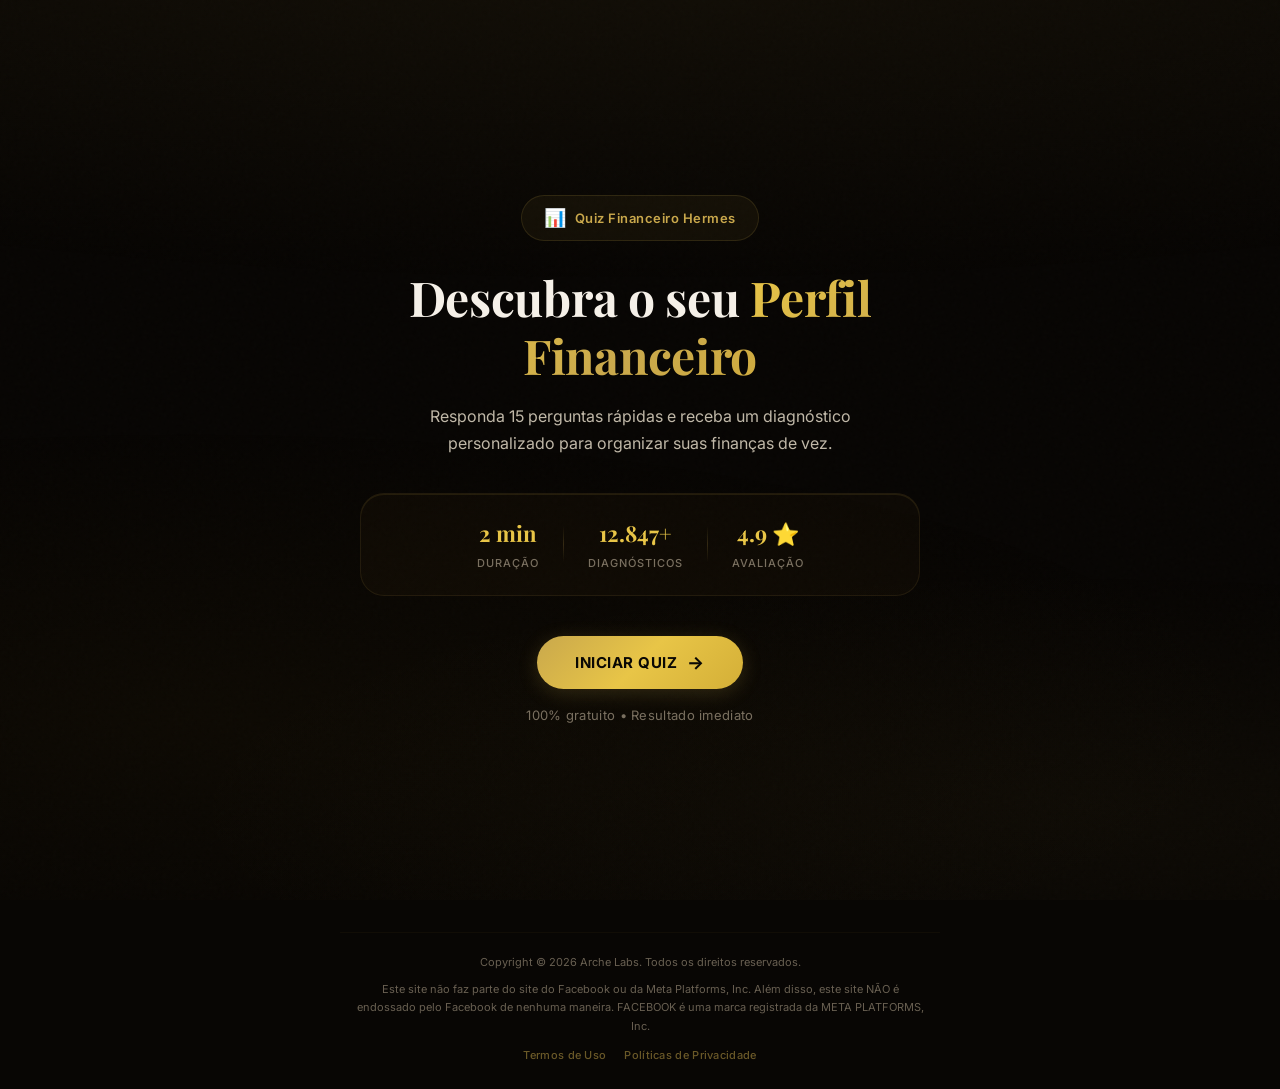
<file: index.html>
<!DOCTYPE html>
<html lang="pt-BR">
<head>
  <meta charset="UTF-8" />
  <meta name="viewport" content="width=device-width, initial-scale=1.0" />
  <link rel="icon" type="image/png" href="assets/logo.png" />

  <!-- Google Tag Manager -->
  <script>(function(w,d,s,l,i){w[l]=w[l]||[];w[l].push({'gtm.start':
  new Date().getTime(),event:'gtm.js'});var f=d.getElementsByTagName(s)[0],
  j=d.createElement(s),dl=l!='dataLayer'?'&l='+l:'';j.async=true;j.src=
  'https://www.googletagmanager.com/gtm.js?id='+i+dl;f.parentNode.insertBefore(j,f);
  })(window,document,'script','dataLayer','GTM-PSTTCPB2');</script>
  <!-- End Google Tag Manager -->

  <title>Quiz Financeiro — Descubra seu perfil e organize suas finanças</title>
  <meta name="description" content="Responda 15 perguntas rápidas, descubra seu perfil financeiro e receba um diagnóstico personalizado para organizar seus gastos." />

  <!-- Open Graph / SEO — Quiz -->
  <meta property="og:type" content="website" />
  <meta property="og:title" content="Quiz Financeiro — Descubra Seu Perfil e Organize Suas Finanças" />
  <meta property="og:description" content="Responda 15 perguntas rápidas, descubra seu perfil financeiro e receba um diagnóstico personalizado com a ferramenta ideal para você." />
  <meta property="og:url" content="https://wallet.archelabs.vip/" />
  <meta property="og:image" content="https://wallet.archelabs.vip/assets/og-quiz-financeiro.jpg" />

  <!-- Design System -->
  <link rel="stylesheet" href="style.css" />

  <!-- Google Fonts — Inter -->
  <link rel="preconnect" href="https://fonts.googleapis.com" />
  <link rel="preconnect" href="https://fonts.gstatic.com" crossorigin />
  <link href="https://fonts.googleapis.com/css2?family=Inter:wght@400;500;600;700;800&family=Playfair+Display:wght@400;500;600;700;800&display=swap" rel="stylesheet" />


</head>
<body class="bg-gray-950 text-white">
  <!-- Google Tag Manager (noscript) -->
  <noscript><iframe src="https://www.googletagmanager.com/ns.html?id=GTM-PSTTCPB2"
  height="0" width="0" style="display:none;visibility:hidden"></iframe></noscript>
  <!-- End Google Tag Manager (noscript) -->

  <!-- Container where screens are injected dynamically -->
  <div id="quiz-root"></div>

  <!-- Rodapé de Compliance — Anti-Bloqueio Meta Ads -->
  <footer class="compliance-footer">
    <p>Copyright &copy; 2026 Arche Labs. Todos os direitos reservados.</p>
    <p>
      Este site não faz parte do site do Facebook ou da Meta Platforms, Inc.
      Além disso, este site NÃO é endossado pelo Facebook de nenhuma maneira.
      FACEBOOK é uma marca registrada da META PLATFORMS, Inc.
    </p>
    <div class="compliance-links">
      <a href="#" onclick="openComplianceModal('termos'); return false;">Termos de Uso</a>
      <a href="#" onclick="openComplianceModal('privacidade'); return false;">Políticas de Privacidade</a>
    </div>
  </footer>

  <script src="script.js"></script>
</body>
</html>
</file>
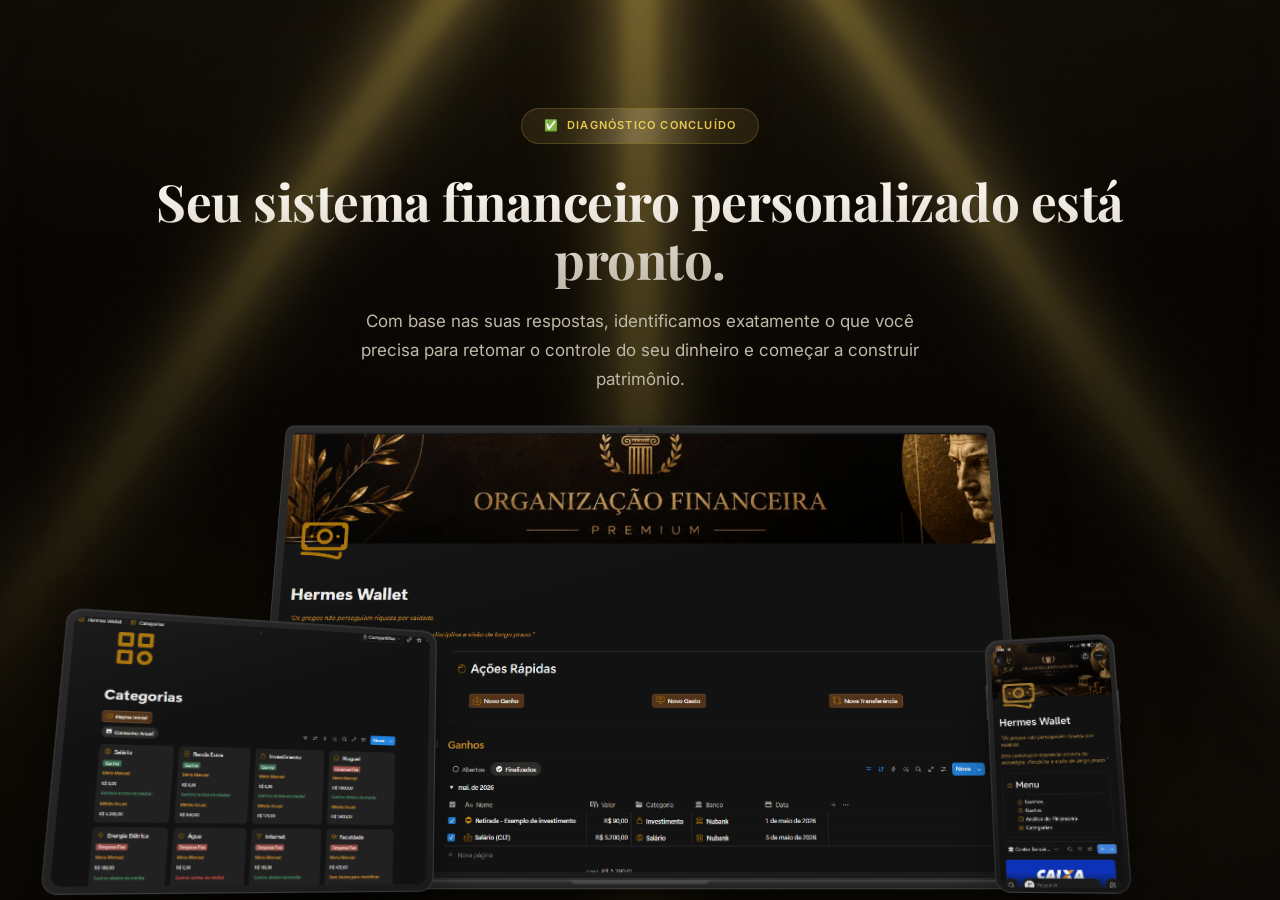
<file: oferta.html>
<!DOCTYPE html>
<html lang="pt-BR">

<head>
  <meta charset="UTF-8" />
  <meta name="viewport" content="width=device-width, initial-scale=1.0" />
  <link rel="icon" type="image/png" href="assets/logo.png" />

  <!-- Google Tag Manager -->
  <script>(function(w,d,s,l,i){w[l]=w[l]||[];w[l].push({'gtm.start':
  new Date().getTime(),event:'gtm.js'});var f=d.getElementsByTagName(s)[0],
  j=d.createElement(s),dl=l!='dataLayer'?'&l='+l:'';j.async=true;j.src=
  'https://www.googletagmanager.com/gtm.js?id='+i+dl;f.parentNode.insertBefore(j,f);
  })(window,document,'script','dataLayer','GTM-PSTTCPB2');</script>
  <!-- End Google Tag Manager -->

  <title>Hermes Wallet — Oferta Exclusiva</title>
  <meta name="description"
    content="Organize suas finanças em 15 minutos com o Hermes Wallet. Dashboard inteligente, alertas automáticos e metas visuais para retomar o controle do seu dinheiro." />

  <!-- Open Graph / Meta Ads -->
  <meta property="og:type" content="website" />
  <meta property="og:title" content="Hermes Wallet — O Sistema Financeiro que Vai Mudar Sua Relação com o Dinheiro" />
  <meta property="og:description"
    content="Mais de 12 mil brasileiros já retomaram o controle financeiro. Dashboard completo, alertas inteligentes e metas visuais — tudo em um só lugar. Comece agora." />
  <meta property="og:url" content="https://wallet.archelabs.vip/oferta.html" />
  <meta property="og:image" content="https://wallet.archelabs.vip/assets/og-hermes-wallet.jpg" />

  <!-- Design System -->
  <link rel="stylesheet" href="style.css" />

  <!-- Google Fonts — Inter -->
  <link rel="preconnect" href="https://fonts.googleapis.com" />
  <link rel="preconnect" href="https://fonts.gstatic.com" crossorigin />
  <link href="https://fonts.googleapis.com/css2?family=Inter:wght@400;500;600;700;800&family=Playfair+Display:wght@400;500;600;700;800&display=swap" rel="stylesheet" />


</head>

<body class="bg-gray-950 text-white">
  <!-- Google Tag Manager (noscript) -->
  <noscript><iframe src="https://www.googletagmanager.com/ns.html?id=GTM-PSTTCPB2"
  height="0" width="0" style="display:none;visibility:hidden"></iframe></noscript>
  <!-- End Google Tag Manager (noscript) -->

  <!-- Container where screens are injected dynamically -->
  <div id="quiz-root"></div>

  <!-- Rodapé de Compliance — Anti-Bloqueio Meta Ads -->
  <footer class="compliance-footer">
    <p>Copyright &copy; 2026 Arche Labs. Todos os direitos reservados.</p>
    <p>
      Este site não faz parte do site do Facebook ou da Meta Platforms, Inc.
      Além disso, este site NÃO é endossado pelo Facebook de nenhuma maneira.
      FACEBOOK é uma marca registrada da META PLATFORMS, Inc.
    </p>
    <div class="compliance-links">
      <a href="#" onclick="openComplianceModal('termos'); return false;">Termos de Uso</a>
      <a href="#" onclick="openComplianceModal('privacidade'); return false;">Políticas de Privacidade</a>
    </div>
  </footer>

  <script src="script.js"></script>
</body>

</html>
</file>
<file: style.css>
/* ============================================
   DESIGN SYSTEM — Quiz Financeiro
   Premium Black & Gold Luxury Theme
   Inspired by Atlas Finance aesthetic
   ============================================ */

/* ---------- CSS Custom Properties ---------- */
:root {
    /* Core Colors */
    --bg-primary: #080604;
    --bg-secondary: #0c0a08;
    --bg-card: rgba(20, 17, 12, 0.8);
    --bg-card-hover: rgba(32, 27, 18, 0.9);
    --bg-glass: rgba(201, 168, 76, 0.04);
    --border-subtle: rgba(201, 168, 76, 0.12);
    --border-active: rgba(212, 175, 55, 0.5);

    /* Gold Palette */
    --gold-50: #fdf8e8;
    --gold-100: #f5e6b8;
    --gold-200: #e8c547;
    --gold-300: #d4af37;
    --gold-400: #c9a84c;
    --gold-500: #b8941f;
    --gold-600: #8b6914;
    --gold-700: #6b4f0e;

    /* Text */
    --text-primary: #f5f0e8;
    --text-secondary: #c0b8a8;
    --text-muted: #7a7060;

    /* Accent mapping */
    --accent-1: #c9a84c;
    --accent-2: #d4af37;
    --accent-3: #e8c547;
    --gradient-main: linear-gradient(135deg, #c9a84c 0%, #e8c547 50%, #d4af37 100%);
    --gradient-premium: linear-gradient(135deg, #d4af37, #8b6914);
    --gradient-gold-text: linear-gradient(135deg, #e8c547, #c9a84c, #d4af37, #e8c547);
    --gradient-glow: linear-gradient(135deg, #c9a84c 0%, #d4af37 50%, #e8c547 100%);

    /* Shadows */
    --shadow-sm: 0 2px 8px rgba(0, 0, 0, 0.5);
    --shadow-md: 0 8px 32px rgba(0, 0, 0, 0.6);
    --shadow-lg: 0 16px 48px rgba(0, 0, 0, 0.7);
    --shadow-glow: 0 0 25px rgba(201, 168, 76, 0.1);
    --shadow-glow-strong: 0 0 50px rgba(201, 168, 76, 0.18);
    --shadow-gold-inset: inset 0 1px 0 rgba(232, 197, 71, 0.1);

    /* Typography */
    --font-primary: 'Inter', -apple-system, BlinkMacSystemFont, sans-serif;
    --font-display: 'Playfair Display', 'Georgia', serif;

    /* Spacing */
    --container-max: 800px;
    --container-wide: 1200px;
    --radius-sm: 12px;
    --radius-md: 16px;
    --radius-lg: 24px;
    --radius-xl: 32px;

    /* Transitions */
    --ease-out: cubic-bezier(0.22, 1, 0.36, 1);
    --ease-bounce: cubic-bezier(0.34, 1.56, 0.64, 1);
    --ease-luxury: cubic-bezier(0.4, 0, 0.2, 1);
    --transition-fast: 0.2s var(--ease-out);
    --transition-normal: 0.4s var(--ease-luxury);
    --transition-slow: 0.6s var(--ease-luxury);
}

/* ---------- Reset & Base ---------- */
*,
*::before,
*::after {
    margin: 0;
    padding: 0;
    box-sizing: border-box;
}

html {
    scroll-behavior: smooth;
    -webkit-font-smoothing: antialiased;
    -moz-osx-font-smoothing: grayscale;
}

body {
    font-family: var(--font-primary);
    background: var(--bg-primary);
    color: var(--text-primary);
    min-height: 100vh;
    overflow-x: hidden;
    line-height: 1.6;
    position: relative;
}

/* ---------- Ambient Light & Texture ---------- */
body::before {
    content: '';
    position: fixed;
    inset: 0;
    background:
        radial-gradient(ellipse 180% 60% at 50% -10%, rgba(201, 168, 76, 0.07) 0%, transparent 70%),
        radial-gradient(ellipse 140% 55% at 15% 80%, rgba(139, 105, 20, 0.05) 0%, transparent 60%),
        radial-gradient(ellipse 120% 45% at 85% 90%, rgba(201, 168, 76, 0.04) 0%, transparent 60%);
    pointer-events: none;
    z-index: 0;
}

body::after {
    content: '';
    position: fixed;
    inset: 0;
    background: url("data:image/svg+xml,%3Csvg viewBox='0 0 256 256' xmlns='http://www.w3.org/2000/svg'%3E%3Cfilter id='noise'%3E%3CfeTurbulence type='fractalNoise' baseFrequency='0.9' numOctaves='4' stitchTiles='stitch'/%3E%3C/filter%3E%3Crect width='100%25' height='100%25' filter='url(%23noise)' opacity='0.015'/%3E%3C/svg%3E");
    pointer-events: none;
    z-index: 0;
    opacity: 0.5;
}

button {
    font-family: inherit;
    cursor: pointer;
    border: none;
    outline: none;
    background: none;
    color: inherit;
    -webkit-tap-highlight-color: transparent;
}

/* ---------- Background Particles ---------- */
.bg-particles {
    position: fixed;
    inset: 0;
    pointer-events: none;
    z-index: 0;
    overflow: hidden;
}

.particle {
    position: absolute;
    border-radius: 50%;
    opacity: 0.08;
    background: var(--gold-300);
    animation: particleFloat linear infinite;
}

@keyframes particleFloat {
    0% {
        transform: translateY(100vh) rotate(0deg);
        opacity: 0;
    }

    10% {
        opacity: 0.08;
    }

    90% {
        opacity: 0.08;
    }

    100% {
        transform: translateY(-10vh) rotate(360deg);
        opacity: 0;
    }
}

/* ---------- Progress Bar ---------- */
.progress-container {
    position: fixed;
    top: 0;
    left: 0;
    right: 0;
    height: 3px;
    background: rgba(201, 168, 76, 0.08);
    z-index: 1000;
    display: flex;
    align-items: center;
}

.progress-bar {
    height: 100%;
    background: var(--gradient-main);
    border-radius: 0 4px 4px 0;
    transition: width 0.6s var(--ease-luxury);
    width: 0%;
    position: relative;
    box-shadow: 0 0 20px rgba(201, 168, 76, 0.35);
}

.progress-bar::after {
    content: '';
    position: absolute;
    right: 0;
    top: -4px;
    width: 10px;
    height: 10px;
    background: var(--gold-200);
    border-radius: 50%;
    box-shadow: 0 0 16px var(--gold-300), 0 0 4px var(--gold-200);
}

.progress-text {
    position: fixed;
    top: 12px;
    right: 20px;
    font-size: 11px;
    font-weight: 600;
    color: var(--gold-400);
    z-index: 1001;
    letter-spacing: 1.5px;
    text-transform: uppercase;
}

/* ---------- Quiz Wrapper ---------- */
.quiz-wrapper {
    position: relative;
    z-index: 1;
    width: 100%;
    min-height: 100vh;
    overflow-x: hidden;
}

/* ---------- Steps (Transitions) ---------- */
.step {
    display: none;
    min-height: 100vh;
    width: 100%;
    padding: 60px 20px 40px;
    overflow-y: auto;
}

.step.active {
    display: flex;
    align-items: center;
    justify-content: center;
    animation: stepEnter 0.7s var(--ease-luxury) forwards;
}

.step.exiting {
    display: flex;
    animation: stepExit 0.4s var(--ease-luxury) forwards;
}

@keyframes stepEnter {
    from {
        opacity: 0;
        transform: translateY(30px) scale(0.98);
        filter: blur(4px);
    }

    to {
        opacity: 1;
        transform: translateY(0) scale(1);
        filter: blur(0);
    }
}

@keyframes stepExit {
    from {
        opacity: 1;
        transform: translateY(0) scale(1);
    }

    to {
        opacity: 0;
        transform: translateY(-20px) scale(0.98);
    }
}

.step-content {
    width: 100%;
    max-width: var(--container-max);
    margin: 0 auto;
}

/* ---------- Step Header ---------- */
.step-header {
    text-align: center;
    margin-bottom: 40px;
}

.step-number {
    display: inline-block;
    font-size: 11px;
    font-weight: 600;
    color: var(--gold-400);
    background: rgba(201, 168, 76, 0.08);
    border: 1px solid rgba(201, 168, 76, 0.15);
    padding: 6px 18px;
    border-radius: 100px;
    margin-bottom: 20px;
    letter-spacing: 2px;
    text-transform: uppercase;
}

.step-title {
    font-family: var(--font-display);
    font-size: clamp(1.5rem, 5vw, 2.1rem);
    font-weight: 700;
    line-height: 1.35;
    margin-bottom: 10px;
    color: var(--text-primary);
}

.step-subtitle {
    font-size: 15px;
    color: var(--text-secondary);
    line-height: 1.7;
}

/* ---------- Gradient Text ---------- */
.gradient-text {
    background: var(--gradient-gold-text);
    background-size: 200% auto;
    -webkit-background-clip: text;
    -webkit-text-fill-color: transparent;
    background-clip: text;
    animation: shimmerText 4s ease-in-out infinite;
}

@keyframes shimmerText {

    0%,
    100% {
        background-position: 0% center;
    }

    50% {
        background-position: 200% center;
    }
}

/* ============================================
   WELCOME SCREEN
   ============================================ */
.welcome-screen {
    text-align: center;
    max-width: 560px;
}

.welcome-badge {
    display: inline-flex;
    align-items: center;
    gap: 8px;
    background: rgba(201, 168, 76, 0.06);
    border: 1px solid rgba(201, 168, 76, 0.15);
    padding: 8px 22px;
    border-radius: 100px;
    font-size: 13px;
    font-weight: 600;
    color: var(--gold-400);
    margin-bottom: 28px;
    letter-spacing: 0.5px;
}

.badge-icon {
    font-size: 18px;
}

.welcome-title {
    font-family: var(--font-display);
    font-size: clamp(2rem, 6vw, 3rem);
    font-weight: 700;
    line-height: 1.2;
    margin-bottom: 18px;
    letter-spacing: -0.3px;
}

.welcome-subtitle {
    font-size: 16px;
    color: var(--text-secondary);
    line-height: 1.7;
    margin-bottom: 36px;
    max-width: 440px;
    margin-left: auto;
    margin-right: auto;
}

.welcome-stats {
    display: flex;
    align-items: center;
    justify-content: center;
    gap: 24px;
    margin-bottom: 40px;
    background: rgba(201, 168, 76, 0.03);
    border: 1px solid rgba(201, 168, 76, 0.1);
    border-radius: var(--radius-lg);
    padding: 22px 28px;
    backdrop-filter: blur(12px);
    box-shadow: var(--shadow-gold-inset);
}

.stat-item {
    display: flex;
    flex-direction: column;
    gap: 4px;
}

.stat-number {
    font-family: var(--font-display);
    font-size: 22px;
    font-weight: 700;
    color: var(--gold-200);
}

.stat-label {
    font-size: 11px;
    color: var(--text-muted);
    font-weight: 500;
    text-transform: uppercase;
    letter-spacing: 1px;
}

.stat-divider {
    width: 1px;
    height: 36px;
    background: linear-gradient(to bottom, transparent, rgba(201, 168, 76, 0.2), transparent);
}

.welcome-disclaimer {
    font-size: 13px;
    color: var(--text-muted);
    margin-top: 16px;
    letter-spacing: 0.3px;
}

/* ============================================
   BUTTONS
   ============================================ */

/* Primary CTA */
.btn-primary {
    display: inline-flex;
    align-items: center;
    justify-content: center;
    gap: 10px;
    background: var(--gradient-main);
    color: #0a0804;
    font-size: 15px;
    font-weight: 700;
    padding: 16px 38px;
    border-radius: 100px;
    transition: all var(--transition-normal);
    position: relative;
    overflow: hidden;
    letter-spacing: 0.5px;
    text-transform: uppercase;
    box-shadow: 0 4px 20px rgba(201, 168, 76, 0.2);
}

.btn-primary::before {
    content: '';
    position: absolute;
    top: 0;
    left: -100%;
    width: 100%;
    height: 100%;
    background: linear-gradient(90deg, transparent, rgba(255, 255, 255, 0.25), transparent);
    transition: left 0.6s var(--ease-luxury);
}

.btn-primary:hover {
    transform: translateY(-2px) scale(1.02);
    box-shadow: 0 8px 30px rgba(201, 168, 76, 0.3);
}

.btn-primary:hover::before {
    left: 100%;
}

.btn-primary:active {
    transform: scale(0.98);
}

.btn-arrow {
    transition: transform var(--transition-fast);
    font-size: 18px;
}

.btn-primary:hover .btn-arrow {
    transform: translateX(4px);
}

/* Glow effect */
.btn-glow {
    animation: btnGlow 3s ease-in-out infinite;
}

@keyframes btnGlow {

    0%,
    100% {
        box-shadow: 0 4px 20px rgba(201, 168, 76, 0.2);
    }

    50% {
        box-shadow: 0 4px 40px rgba(201, 168, 76, 0.35);
    }
}

/* Continue button */
.btn-continue {
    display: flex;
    align-items: center;
    justify-content: center;
    gap: 8px;
    width: 100%;
    max-width: 340px;
    margin: 32px auto 0;
    padding: 16px 32px;
    background: var(--gradient-main);
    color: #0a0804;
    font-size: 15px;
    font-weight: 700;
    border-radius: 100px;
    transition: all var(--transition-normal);
    animation: fadeSlideUp 0.4s var(--ease-out);
    text-transform: uppercase;
    letter-spacing: 0.5px;
    box-shadow: 0 4px 20px rgba(201, 168, 76, 0.2);
}

.btn-continue:hover {
    transform: translateY(-2px) scale(1.02);
    box-shadow: 0 8px 30px rgba(201, 168, 76, 0.3);
}

.btn-continue:active {
    transform: scale(0.98);
}

.btn-continue.hidden {
    display: none;
}

/* ============================================
   OPTION CARDS (Grid 2x2)
   ============================================ */
.options-grid {
    display: grid;
    gap: 14px;
}

.grid-2x2 {
    grid-template-columns: 1fr 1fr;
}

.option-card {
    display: flex;
    flex-direction: column;
    align-items: center;
    gap: 10px;
    padding: 28px 16px;
    background: var(--bg-card);
    border: 1px solid rgba(201, 168, 76, 0.08);
    border-radius: var(--radius-md);
    transition: all var(--transition-normal);
    position: relative;
    overflow: hidden;
    backdrop-filter: blur(12px);
    box-shadow: var(--shadow-gold-inset);
}

.option-card::before {
    content: '';
    position: absolute;
    inset: 0;
    background: linear-gradient(135deg, rgba(201, 168, 76, 0.06), transparent 60%);
    opacity: 0;
    transition: opacity var(--transition-fast);
}

.option-card:hover {
    border-color: rgba(201, 168, 76, 0.25);
    transform: translateY(-4px);
    box-shadow: var(--shadow-glow), var(--shadow-gold-inset);
    background: var(--bg-card-hover);
}

.option-card:hover::before {
    opacity: 1;
}

.option-card:active {
    transform: scale(0.97);
}

.option-card.selected {
    border-color: var(--gold-300);
    background: rgba(201, 168, 76, 0.08);
    box-shadow: 0 0 0 1px var(--gold-300), var(--shadow-glow);
}

.option-card.selected::before {
    opacity: 1;
}

.card-emoji {
    font-size: 40px;
    line-height: 1;
    position: relative;
    z-index: 1;
    transition: transform var(--transition-normal);
}

.option-card:hover .card-emoji {
    transform: scale(1.15);
}

.card-label {
    font-size: 15px;
    font-weight: 600;
    position: relative;
    z-index: 1;
    color: var(--text-primary);
}

.card-desc {
    font-size: 12px;
    color: var(--text-muted);
    position: relative;
    z-index: 1;
    line-height: 1.5;
}

/* ============================================
   OPTION PILLS (List Style)
   ============================================ */
.options-list {
    display: flex;
    flex-direction: column;
    gap: 10px;
}

.option-pill {
    display: flex;
    align-items: center;
    gap: 14px;
    padding: 18px 20px;
    background: var(--bg-card);
    border: 1px solid rgba(201, 168, 76, 0.08);
    border-radius: var(--radius-md);
    transition: all var(--transition-normal);
    text-align: left;
    font-size: 15px;
    font-weight: 500;
    position: relative;
    overflow: hidden;
    box-shadow: var(--shadow-gold-inset);
}

.option-pill::before {
    content: '';
    position: absolute;
    inset: 0;
    background: linear-gradient(90deg, rgba(201, 168, 76, 0.06), transparent 60%);
    opacity: 0;
    transition: opacity var(--transition-fast);
}

.option-pill:hover {
    border-color: rgba(201, 168, 76, 0.25);
    transform: translateX(6px);
    box-shadow: var(--shadow-glow), var(--shadow-gold-inset);
    background: var(--bg-card-hover);
}

.option-pill:hover::before {
    opacity: 1;
}

.option-pill:active {
    transform: scale(0.98);
}

.option-pill.selected {
    border-color: var(--gold-300);
    background: rgba(201, 168, 76, 0.08);
    box-shadow: 0 0 0 1px var(--gold-300), var(--shadow-glow);
}

.option-pill.selected::before {
    opacity: 1;
}

.pill-icon {
    font-size: 22px;
    position: relative;
    z-index: 1;
    flex-shrink: 0;
    transition: transform var(--transition-normal);
}

.option-pill:hover .pill-icon {
    transform: scale(1.2);
}

.option-pill span:nth-child(2) {
    flex: 1;
    position: relative;
    z-index: 1;
}

.pill-check {
    width: 24px;
    height: 24px;
    border-radius: 50%;
    background: rgba(201, 168, 76, 0.15);
    display: flex;
    align-items: center;
    justify-content: center;
    font-size: 14px;
    font-weight: 700;
    color: var(--gold-400);
    opacity: 0;
    transform: scale(0.5);
    transition: all var(--transition-normal);
    position: relative;
    z-index: 1;
    flex-shrink: 0;
}

.option-pill.selected .pill-check {
    opacity: 1;
    transform: scale(1);
    background: var(--gold-300);
    color: #0a0804;
}

.big-emoji {
    font-size: 28px;
}

/* ============================================
   INTERSTITIAL SCREENS
   ============================================ */
.interstitial-screen {
    text-align: center;
}

.interstitial-icon {
    font-size: 56px;
    margin-bottom: 24px;
    display: inline-block;
}

.interstitial-title {
    text-align: center;
    margin-bottom: 28px;
}

/* Proof Cards */
.proof-cards {
    display: flex;
    flex-direction: column;
    gap: 14px;
    margin-bottom: 4px;
}

.proof-card {
    background: var(--bg-card);
    border: 1px solid rgba(201, 168, 76, 0.08);
    border-radius: var(--radius-md);
    padding: 22px;
    text-align: left;
    transition: all var(--transition-normal);
    box-shadow: var(--shadow-gold-inset);
}

.proof-card:hover {
    border-color: rgba(201, 168, 76, 0.2);
    transform: translateY(-2px);
}

.proof-source {
    font-size: 13px;
    font-weight: 600;
    color: var(--gold-400);
    margin-bottom: 8px;
    letter-spacing: 0.5px;
}

.proof-card p {
    font-size: 14px;
    color: var(--text-secondary);
    line-height: 1.6;
    font-style: italic;
}

/* Testimonials */
.testimonials-container {
    display: flex;
    flex-direction: column;
    gap: 14px;
    margin-bottom: 4px;
}

.testimonial-card {
    background: var(--bg-card);
    border: 1px solid rgba(201, 168, 76, 0.08);
    border-radius: var(--radius-md);
    padding: 22px;
    text-align: left;
    transition: all var(--transition-normal);
    box-shadow: var(--shadow-gold-inset);
}

.testimonial-card:hover {
    border-color: rgba(201, 168, 76, 0.2);
    transform: translateY(-2px);
}

.testimonial-header {
    display: flex;
    align-items: center;
    gap: 12px;
    margin-bottom: 12px;
}

.testimonial-avatar {
    width: 44px;
    height: 44px;
    border-radius: 50%;
    background: var(--gradient-main);
    display: flex;
    align-items: center;
    justify-content: center;
    font-size: 16px;
    font-weight: 700;
    color: #0a0804;
    flex-shrink: 0;
    box-shadow: 0 4px 12px rgba(201, 168, 76, 0.2);
}

.testimonial-header strong {
    font-size: 15px;
    color: var(--text-primary);
}

.testimonial-stars {
    font-size: 13px;
    letter-spacing: 1px;
}

.testimonial-card p {
    font-size: 14px;
    color: var(--text-secondary);
    line-height: 1.7;
    font-style: italic;
}

/* Video Placeholder */
.video-placeholder {
    margin-bottom: 20px;
}

.video-mock {
    width: 100%;
    aspect-ratio: 16 / 9;
    background: linear-gradient(135deg, #161210 0%, #0c0a08 100%);
    border-radius: var(--radius-lg);
    border: 1px solid rgba(201, 168, 76, 0.1);
    display: flex;
    flex-direction: column;
    align-items: center;
    justify-content: center;
    gap: 16px;
    position: relative;
    overflow: hidden;
    cursor: pointer;
    transition: all var(--transition-normal);
}

.video-mock::before {
    content: '';
    position: absolute;
    inset: 0;
    background: radial-gradient(circle at center, rgba(201, 168, 76, 0.06) 0%, transparent 70%);
}

.video-mock:hover {
    border-color: rgba(201, 168, 76, 0.25);
    box-shadow: var(--shadow-glow);
}

.video-play-btn {
    width: 72px;
    height: 72px;
    border-radius: 50%;
    background: var(--gradient-main);
    display: flex;
    align-items: center;
    justify-content: center;
    position: relative;
    z-index: 1;
    box-shadow: 0 0 30px rgba(201, 168, 76, 0.25);
    transition: all var(--transition-normal);
    animation: playPulse 2.5s ease-in-out infinite;
}

@keyframes playPulse {

    0%,
    100% {
        box-shadow: 0 0 20px rgba(201, 168, 76, 0.25);
        transform: scale(1);
    }

    50% {
        box-shadow: 0 0 45px rgba(201, 168, 76, 0.4);
        transform: scale(1.05);
    }
}

.video-play-btn svg {
    margin-left: 4px;
}

.video-title-overlay {
    position: relative;
    z-index: 1;
    font-size: 14px;
    color: var(--text-secondary);
    font-weight: 500;
}

/* ============================================
   STAR RATING
   ============================================ */
.star-rating-screen {
    text-align: center;
}

.star-legend {
    font-size: 13px !important;
    color: var(--text-muted) !important;
}

.stars-container {
    display: flex;
    justify-content: center;
    gap: 14px;
    margin-top: 28px;
}

.star {
    font-size: 48px;
    color: var(--border-subtle);
    transition: all var(--transition-normal);
    filter: grayscale(1) brightness(0.4);
    cursor: pointer;
}

.star:hover {
    transform: scale(1.2);
    filter: grayscale(0) brightness(1);
    color: var(--gold-200);
    text-shadow: 0 0 24px rgba(212, 175, 55, 0.5);
}

.star.active {
    color: var(--gold-200);
    filter: grayscale(0) brightness(1);
    animation: starPop 0.3s var(--ease-bounce);
    text-shadow: 0 0 20px rgba(212, 175, 55, 0.4);
}

.star.hover-preview {
    color: var(--gold-200);
    filter: grayscale(0) brightness(1);
    opacity: 0.7;
    transform: scale(1.1);
    text-shadow: 0 0 16px rgba(212, 175, 55, 0.3);
}

@keyframes starPop {
    0% {
        transform: scale(0.8);
    }

    50% {
        transform: scale(1.3);
    }

    100% {
        transform: scale(1);
    }
}

.star-feedback {
    margin-top: 24px;
    font-size: 16px;
    font-weight: 600;
    color: var(--text-secondary);
    min-height: 28px;
    transition: all var(--transition-normal);
}

/* ============================================
   LOADING SCREEN
   ============================================ */
.loading-screen {
    text-align: center;
    display: flex;
    flex-direction: column;
    align-items: center;
    gap: 36px;
}

.loading-animation {
    display: flex;
    gap: 16px;
}

.loading-circle {
    width: 14px;
    height: 14px;
    border-radius: 50%;
    background: var(--gold-400);
    animation: loadingBounce 1.4s ease-in-out infinite both;
}

.loading-circle.delay-1 {
    animation-delay: 0.16s;
    background: var(--gold-300);
}

.loading-circle.delay-2 {
    animation-delay: 0.32s;
    background: var(--gold-200);
}

@keyframes loadingBounce {

    0%,
    80%,
    100% {
        transform: scale(0.6);
        opacity: 0.3;
    }

    40% {
        transform: scale(1);
        opacity: 1;
    }
}

.loading-title {
    font-family: var(--font-display);
    font-size: 1.5rem;
    font-weight: 700;
    color: var(--text-primary);
}

.loading-steps {
    display: flex;
    flex-direction: column;
    gap: 16px;
    text-align: left;
    width: 100%;
    max-width: 340px;
}

.loading-step {
    display: flex;
    align-items: center;
    gap: 12px;
    font-size: 14px;
    color: var(--text-muted);
    opacity: 0;
    transform: translateX(-10px);
    transition: all 0.5s var(--ease-luxury);
}

.loading-step.visible {
    opacity: 1;
    transform: translateX(0);
}

.loading-step.completed {
    color: var(--gold-400);
}

.loading-step.completed .loading-check {
    animation: checkPop 0.4s var(--ease-bounce);
}

@keyframes checkPop {
    0% {
        transform: scale(0.5);
    }

    100% {
        transform: scale(1);
    }
}

/* ============================================
   RESULTS / SALES PAGE
   ============================================ */
.results-screen {
    max-width: var(--container-wide) !important;
}

/* Hero */
.result-hero {
    text-align: center;
    padding: 20px 0 60px;
    position: relative;
}

.result-badge {
    font-size: 56px;
    display: inline-block;
    margin-bottom: 20px;
}

.result-headline {
    font-family: var(--font-display);
    font-size: clamp(1.8rem, 6vw, 2.8rem);
    font-weight: 700;
    line-height: 1.2;
    margin-bottom: 16px;
    letter-spacing: -0.3px;
}

.result-subheadline {
    font-size: 17px;
    color: var(--text-secondary);
    max-width: 480px;
    margin: 0 auto 32px;
    line-height: 1.7;
}

/* Confetti */
.confetti-container {
    position: absolute;
    top: 0;
    left: 0;
    right: 0;
    height: 300px;
    overflow: hidden;
    pointer-events: none;
}

.confetti-piece {
    position: absolute;
    top: -10px;
    width: 10px;
    height: 10px;
    border-radius: 2px;
    animation: confettiFall linear forwards;
}

@keyframes confettiFall {
    0% {
        transform: translateY(-10px) rotate(0deg);
        opacity: 1;
    }

    100% {
        transform: translateY(300px) rotate(720deg);
        opacity: 0;
    }
}

/* Sections */
.benefits-section,
.sales-copy-section,
.pricing-section,
.guarantee-section,
.faq-section,
.final-cta {
    padding: 48px 0;
}

.section-title {
    font-family: var(--font-display);
    font-size: clamp(1.4rem, 4vw, 2rem);
    font-weight: 700;
    text-align: center;
    margin-bottom: 36px;
}

/* Features Split-Screen Layout */
.features-split {
    display: grid;
    grid-template-columns: 4fr 6fr;
    gap: 48px;
    align-items: start;
}

.features-split__left .section-badge {
    margin-bottom: 20px;
}

.features-split__left .section-title {
    text-align: left;
    margin-bottom: 16px;
}

.features-split__subtitle {
    font-size: 15px;
    color: var(--text-secondary);
    line-height: 1.7;
    margin: 0;
    max-width: 340px;
}

.features-split__right {
    display: flex;
    flex-direction: column;
}

/* Feature List Item */
.feature-list-item {
    display: flex;
    gap: 24px;
    padding: 32px 0;
    border-bottom: 1px solid rgba(201, 168, 76, 0.1);
    transition: transform 0.3s ease, background 0.3s ease;
    border-radius: var(--radius-sm);
    padding-left: 8px;
    padding-right: 8px;
}

.feature-list-item:last-child {
    border-bottom: none;
}

.feature-list-item:hover {
    transform: translateY(-2px);
}

.feature-list-item__icon {
    flex-shrink: 0;
    width: 56px;
    height: 56px;
    display: flex;
    align-items: center;
    justify-content: center;
    font-size: 28px;
    background: rgba(201, 168, 76, 0.08);
    border: 1px solid rgba(201, 168, 76, 0.12);
    border-radius: var(--radius-sm);
    transition: box-shadow 0.3s ease, background 0.3s ease;
}

.feature-list-item:hover .feature-list-item__icon {
    background: rgba(201, 168, 76, 0.14);
    box-shadow: 0 0 20px rgba(201, 168, 76, 0.15), 0 0 40px rgba(201, 168, 76, 0.05);
}

.feature-list-item__text h3 {
    font-size: 17px;
    font-weight: 700;
    color: var(--gold-100);
    margin: 0 0 6px;
    transition: color 0.3s ease;
}

.feature-list-item:hover .feature-list-item__text h3 {
    color: var(--gold-200);
}

.feature-list-item__text p {
    font-size: 14px;
    color: var(--text-secondary);
    line-height: 1.65;
    margin: 0;
}

/* Sales Copy */
.sales-copy-section {
    text-align: center;
}

.sales-copy {
    font-size: 16px;
    color: var(--text-secondary);
    line-height: 1.8;
    max-width: 640px;
    margin: 0 auto 28px;
}

/* Pricing */
.pricing-grid {
    display: grid;
    grid-template-columns: repeat(auto-fit, minmax(280px, 1fr));
    gap: 20px;
    max-width: 660px;
    margin: 0 auto;
}

.pricing-card {
    background: var(--bg-card);
    border: 1px solid rgba(201, 168, 76, 0.1);
    border-radius: var(--radius-lg);
    padding: 36px 28px;
    text-align: center;
    position: relative;
    transition: all var(--transition-normal);
    box-shadow: var(--shadow-gold-inset);
}

.pricing-card:hover {
    transform: translateY(-4px);
    border-color: rgba(201, 168, 76, 0.25);
    box-shadow: var(--shadow-glow);
}

.pricing-premium {
    border-color: rgba(201, 168, 76, 0.25);
    background: rgba(201, 168, 76, 0.04);
}

.pricing-premium:hover {
    border-color: rgba(201, 168, 76, 0.4);
    box-shadow: 0 0 35px rgba(201, 168, 76, 0.15);
}

.pricing-badge {
    position: absolute;
    top: -12px;
    left: 50%;
    transform: translateX(-50%);
    background: var(--gradient-main);
    color: #0a0804;
    font-size: 11px;
    font-weight: 700;
    padding: 5px 18px;
    border-radius: 100px;
    white-space: nowrap;
    letter-spacing: 1px;
    text-transform: uppercase;
}

.premium-badge {
    background: var(--gradient-premium);
    color: var(--gold-50);
}

.pricing-name {
    font-family: var(--font-display);
    font-size: 20px;
    font-weight: 700;
    margin-top: 12px;
    margin-bottom: 12px;
}

.pricing-old {
    font-size: 14px;
    color: var(--text-muted);
    margin-bottom: 4px;
}

.pricing-price {
    display: flex;
    align-items: flex-start;
    justify-content: center;
    gap: 2px;
    margin-bottom: 4px;
}

.pricing-currency {
    font-size: 18px;
    font-weight: 700;
    margin-top: 8px;
    color: var(--gold-400);
}

.pricing-value {
    font-family: var(--font-display);
    font-size: 56px;
    font-weight: 700;
    line-height: 1;
    color: var(--gold-300);
}

.pricing-cents {
    font-size: 22px;
    font-weight: 700;
    margin-top: 8px;
    color: var(--gold-400);
}

.pricing-premium .pricing-currency,
.pricing-premium .pricing-value,
.pricing-premium .pricing-cents {
    color: var(--gold-200);
}

.pricing-period {
    font-size: 13px;
    color: var(--text-muted);
    display: block;
    margin-bottom: 20px;
}

.pricing-features {
    list-style: none;
    text-align: left;
    margin-bottom: 24px;
}

.pricing-features li {
    font-size: 14px;
    color: var(--text-secondary);
    padding: 6px 0;
    border-bottom: 1px solid rgba(201, 168, 76, 0.06);
}

.pricing-features li:last-child {
    border-bottom: none;
}

.btn-pricing {
    width: 100%;
    padding: 14px;
    font-size: 15px;
}

.premium-btn {
    background: var(--gradient-premium);
    color: var(--gold-50);
}

.premium-btn:hover {
    box-shadow: 0 0 40px rgba(201, 168, 76, 0.25);
}

/* Guarantee */
.guarantee-card {
    background: var(--bg-card);
    border: 1px solid rgba(201, 168, 76, 0.12);
    border-radius: var(--radius-lg);
    padding: 40px 32px;
    text-align: center;
    max-width: 600px;
    margin: 0 auto;
    box-shadow: var(--shadow-gold-inset);
}

.guarantee-icon {
    font-size: 48px;
    margin-bottom: 16px;
}

.guarantee-card h3 {
    font-family: var(--font-display);
    font-size: 22px;
    font-weight: 700;
    margin-bottom: 16px;
    color: var(--gold-300);
}

.guarantee-card p {
    font-size: 14px;
    color: var(--text-secondary);
    line-height: 1.7;
    margin-bottom: 20px;
}

.guarantee-badges {
    display: flex;
    flex-wrap: wrap;
    justify-content: center;
    gap: 12px;
}

.g-badge {
    font-size: 13px;
    font-weight: 600;
    color: var(--text-muted);
    background: rgba(201, 168, 76, 0.04);
    border: 1px solid rgba(201, 168, 76, 0.1);
    padding: 8px 16px;
    border-radius: 100px;
}

/* FAQ */
.faq-list {
    max-width: 600px;
    margin: 0 auto;
    display: flex;
    flex-direction: column;
    gap: 10px;
}

.faq-item {
    background: var(--bg-card);
    border: 1px solid rgba(201, 168, 76, 0.08);
    border-radius: var(--radius-md);
    overflow: hidden;
    cursor: pointer;
    transition: all var(--transition-normal);
}

.faq-item:hover {
    border-color: rgba(201, 168, 76, 0.2);
}

.faq-question {
    display: flex;
    justify-content: space-between;
    align-items: center;
    padding: 18px 20px;
    font-size: 15px;
    font-weight: 600;
}

.faq-arrow {
    font-size: 18px;
    transition: transform var(--transition-normal);
    color: var(--gold-400);
}

.faq-item.open .faq-arrow {
    transform: rotate(180deg);
}

.faq-answer {
    max-height: 0;
    overflow: hidden;
    transition: max-height var(--transition-normal);
}

.faq-item.open .faq-answer {
    max-height: 200px;
}

.faq-answer p {
    padding: 0 20px 18px;
    font-size: 14px;
    color: var(--text-secondary);
    line-height: 1.7;
}

/* Final CTA */
.final-cta {
    text-align: center;
    padding: 48px 0 32px;
}

.final-cta h2 {
    font-family: var(--font-display);
    font-size: clamp(1.3rem, 4vw, 1.8rem);
    font-weight: 700;
    margin-bottom: 24px;
    line-height: 1.3;
}

.final-urgency {
    margin-top: 16px;
    font-size: 14px;
    color: var(--gold-200);
    font-weight: 600;
    animation: urgencyPulse 2s ease-in-out infinite;
}

@keyframes urgencyPulse {

    0%,
    100% {
        opacity: 1;
    }

    50% {
        opacity: 0.5;
    }
}

.btn-cta {
    font-size: 16px;
    padding: 18px 40px;
}

/* ============================================
   VOLUMETRIC LIGHT RAYS (SaaS-Inspired)
   Gold light beams emanating from top
   ============================================ */
.light-rays-container {
    position: absolute;
    inset: 0;
    width: 100%;
    margin: 0 auto;
    height: 100%;
    overflow: hidden;
    pointer-events: none;
    z-index: 0;
}

.light-ray {
    position: absolute;
    top: -25%;
    height: 120%;
    transform-origin: top center;
    will-change: transform, opacity;
}

.light-ray__core {
    position: absolute;
    top: 0;
    left: 50%;
    transform: translateX(-50%);
    height: 100%;
    mix-blend-mode: screen;
}

.light-ray__core--narrow {
    width: 10%;
    clip-path: polygon(0% 0%, 100% 0%, 900% 100%, -800% 100%);
    background: linear-gradient(to bottom,
            rgba(201, 168, 76, 0.5) 0%,
            rgba(201, 168, 76, 0.4) 5%,
            rgba(201, 168, 76, 0.3) 15%,
            rgba(201, 168, 76, 0.22) 30%,
            rgba(201, 168, 76, 0.15) 50%,
            rgba(201, 168, 76, 0.08) 70%,
            rgba(201, 168, 76, 0.03) 85%,
            rgba(201, 168, 76, 0) 100%);
    filter: blur(20px);
    --base-opacity: 0.35;
    --base-blur: 20px;
    animation: goldSway 4s ease-in-out infinite;
}

.light-ray__core--mid {
    width: 15%;
    clip-path: polygon(0% 0%, 100% 0%, 1000% 100%, -900% 100%);
    background: linear-gradient(to bottom,
            rgba(201, 168, 76, 0.22) 0%,
            rgba(201, 168, 76, 0.15) 20%,
            rgba(201, 168, 76, 0.09) 40%,
            rgba(201, 168, 76, 0.05) 60%,
            rgba(201, 168, 76, 0.03) 80%,
            rgba(201, 168, 76, 0) 100%);
    filter: blur(37px);
    --base-opacity: 0.18;
    --base-blur: 37px;
    animation: goldSway 4.8s ease-in-out infinite 0.3s;
}

.light-ray__core--thin {
    width: 5%;
    clip-path: polygon(0% 0%, 100% 0%, 700% 100%, -600% 100%);
    background: linear-gradient(to bottom,
            rgba(232, 197, 71, 0.3) 0%,
            rgba(232, 197, 71, 0.12) 30%,
            rgba(232, 197, 71, 0.04) 60%,
            rgba(232, 197, 71, 0) 100%);
    filter: blur(7px);
    --base-opacity: 0.3;
    --base-blur: 7px;
    animation: goldSway 4s ease-in-out infinite 0.5s;
}

/* Individual ray positioning */
.light-ray--1 {
    width: 60%;
    left: 50%;
    transform: translateX(-50%) rotate(0deg);
}

.light-ray--2 {
    width: 50%;
    left: 50%;
    transform: translateX(-50%) rotate(-35deg);
}

.light-ray--3 {
    width: 50%;
    left: 50%;
    transform: translateX(-50%) rotate(35deg);
}

.light-ray--1 .light-ray__core {
    animation-delay: 0.4s;
}

.light-ray--2 .light-ray__core {
    animation-delay: 0.9s;
}

.light-ray--3 .light-ray__core {
    animation-delay: 1.1s;
}

@keyframes goldSway {

    0%,
    100% {
        transform: translateX(-50%) translateX(0%) scaleY(1);
        opacity: var(--base-opacity);
    }

    25% {
        transform: translateX(-50%) translateX(-6%) scaleY(0.96);
        opacity: calc(var(--base-opacity) * 0.85);
    }

    50% {
        transform: translateX(-50%) translateX(0%) scaleY(1.04);
        opacity: calc(var(--base-opacity) * 1.15);
    }

    75% {
        transform: translateX(-50%) translateX(6%) scaleY(0.98);
        opacity: calc(var(--base-opacity) * 0.9);
    }
}

/* Ambient glow at top */
.light-rays-ambient {
    position: absolute;
    top: 0;
    left: 0;
    width: 100%;
    height: 100%;
    opacity: 0.12;
    background: radial-gradient(ellipse at top center,
            rgba(201, 168, 76, 0.2) 0%,
            rgba(201, 168, 76, 0) 90%);
    filter: blur(40px);
    pointer-events: none;
    animation: ambientPulse 6s ease-in-out infinite;
}

@keyframes ambientPulse {

    0%,
    100% {
        opacity: 0.12;
    }

    50% {
        opacity: 0.2;
    }
}

/* ============================================
   GLASSMORPHISM CARDS (Premium SaaS)
   ============================================ */
.card-glass {
    position: relative;
    border-radius: 20px;
    overflow: hidden;
    transition: all 0.5s var(--ease-luxury);
}

.card-glass__inner {
    position: relative;
    width: 100%;
    height: 100%;
    background: var(--bg-card);
    border-radius: 20px;
    overflow: hidden;
}

/* Grid overlay */
.card-glass__grid {
    position: absolute;
    inset: 0;
    opacity: 0.06;
    background-image:
        linear-gradient(to right, rgba(201, 168, 76, 0.3) 1px, transparent 1px),
        linear-gradient(to bottom, rgba(201, 168, 76, 0.3) 1px, transparent 1px);
    background-size: 28px 28px;
    mask-image: linear-gradient(to bottom, black 40%, transparent 80%);
    pointer-events: none;
    z-index: 3;
    transition: opacity 0.5s var(--ease-luxury);
}

.card-glass:hover .card-glass__grid {
    opacity: 0.1;
}

/* Inner glow orb */
.card-glass__glow {
    position: absolute;
    top: -80px;
    left: -80px;
    width: 320px;
    height: 320px;
    background: radial-gradient(circle, rgba(201, 168, 76, 0.15) 0%, rgba(201, 168, 76, 0) 60%);
    filter: blur(50px);
    pointer-events: none;
    z-index: 3;
    opacity: 0.5;
    transition: opacity 0.5s var(--ease-luxury);
}

.card-glass:hover .card-glass__glow {
    opacity: 0.8;
}

/* Mouse spotlight */
.card-glass__spotlight {
    position: absolute;
    inset: 0;
    pointer-events: none;
    z-index: 5;
    opacity: 0;
    transition: opacity 0.4s var(--ease-luxury);
    background: radial-gradient(500px circle at var(--mouse-x, 50%) var(--mouse-y, 50%),
            rgba(201, 168, 76, 0.08),
            transparent 40%);
}

.card-glass:hover .card-glass__spotlight {
    opacity: 1;
}

/* Border */
.card-glass__border {
    position: absolute;
    inset: 0;
    border-radius: 20px;
    pointer-events: none;
    z-index: 30;
    border: 1px solid rgba(201, 168, 76, 0.1);
    transition: border-color 0.4s var(--ease-luxury);
}

.card-glass:hover .card-glass__border {
    border-color: rgba(201, 168, 76, 0.25);
}

/* Top shine SVG line */
.card-glass__shine {
    position: absolute;
    inset: 0;
    width: 100%;
    height: 100%;
    pointer-events: none;
    z-index: 30;
}

/* Bottom content overlay fade */
.card-glass__fade {
    position: absolute;
    bottom: 0;
    left: 0;
    right: 0;
    height: 55%;
    pointer-events: none;
    z-index: 20;
    background: linear-gradient(to bottom,
            transparent 0%,
            rgba(20, 17, 12, 0.9) 40%,
            rgba(12, 10, 8, 1) 80%);
}

/* Content layer */
.card-glass__content {
    position: relative;
    z-index: 10;
    padding: 28px 24px;
}

.card-glass__content--bottom {
    position: absolute;
    bottom: 0;
    left: 0;
    right: 0;
    z-index: 30;
    padding: 28px;
    padding-top: 0;
}

/* ============================================
   BADGE SHINE ANIMATION
   ============================================ */
.badge-shine {
    display: inline-flex;
    align-items: center;
    justify-content: center;
    font-weight: 600;
    text-transform: uppercase;
    border-radius: 100px;
    position: relative;
    overflow: hidden;
    font-family: var(--font-primary);
}

.badge-shine::after {
    content: '';
    position: absolute;
    inset: 0;
    border-radius: inherit;
    pointer-events: none;
    background: linear-gradient(105deg,
            transparent 20%,
            rgba(255, 255, 255, 0.12) 50%,
            transparent 80%);
    animation: badgeShine 4s ease-in-out infinite;
}

@keyframes badgeShine {

    0%,
    100% {
        transform: translateX(-100%);
    }

    50% {
        transform: translateX(100%);
    }
}

.badge-shine--hero {
    background: rgba(201, 168, 76, 0.12);
    border: 1px solid rgba(201, 168, 76, 0.25);
    color: var(--gold-200);
    padding: 8px 22px;
    font-size: 11px;
    letter-spacing: 1.2px;
    gap: 8px;
}

.badge-shine--section {
    background: transparent;
    backdrop-filter: blur(12px);
    border: none;
    color: var(--gold-200);
    padding: 6px 18px;
    font-size: 10px;
    letter-spacing: 1px;
}

/* Inner highlight */
.badge-shine--section::before {
    content: '';
    position: absolute;
    inset: 0;
    border-radius: inherit;
    pointer-events: none;
    box-shadow:
        inset 0 1px 0 rgba(232, 197, 71, 0.1),
        inset 0 -1px 0 rgba(0, 0, 0, 0.05);
}

.badge-shine--pricing {
    background: var(--gradient-main);
    color: #0a0804;
    padding: 6px 20px;
    font-size: 10px;
    letter-spacing: 1.5px;
    font-weight: 700;
}

/* ============================================
   SECTION BADGE (pill before title)
   ============================================ */
.section-badge {
    text-align: center;
    margin-bottom: 16px;
}

/* ============================================
   SCROLL REVEAL WITH BLUR
   ============================================ */
.reveal-blur {
    opacity: 0;
    filter: blur(6px);
    transform: translateY(28px);
    transition:
        opacity 0.8s var(--ease-luxury),
        filter 0.8s var(--ease-luxury),
        transform 0.8s var(--ease-luxury);
}

.reveal-blur.revealed {
    opacity: 1;
    filter: blur(0);
    transform: translateY(0);
}

/* Stagger delays */
.reveal-delay-1 {
    transition-delay: 0.1s;
}

.reveal-delay-2 {
    transition-delay: 0.2s;
}

.reveal-delay-3 {
    transition-delay: 0.3s;
}

.reveal-delay-4 {
    transition-delay: 0.4s;
}

.reveal-delay-5 {
    transition-delay: 0.5s;
}

/* ============================================
   HEADING GRADIENT FADE
   ============================================ */
.heading-fade {
    background: linear-gradient(to bottom,
            var(--text-primary) 20%,
            var(--text-secondary) 100%);
    -webkit-background-clip: text;
    -webkit-text-fill-color: transparent;
    background-clip: text;
}

.heading-fade--gold {
    background: linear-gradient(to bottom,
            var(--gold-100) 0%,
            var(--gold-400) 100%);
    -webkit-background-clip: text;
    -webkit-text-fill-color: transparent;
    background-clip: text;
}

/* ============================================
   RESULTS PAGE — PREMIUM REDESIGN
   ============================================ */

/* Hero Premium */
.result-hero--premium {
    position: relative;
    text-align: center;
    padding: 40px 0 32px;
    overflow: hidden;
}

.result-hero__heading {
    font-family: var(--font-display);
    font-size: clamp(2rem, 6vw, 3.2rem);
    font-weight: 700;
    line-height: 1.15;
    margin-bottom: 18px;
    letter-spacing: -0.5px;
}

.result-hero__sub {
    font-size: 16px;
    line-height: 1.7;
    color: var(--text-secondary);
    max-width: 520px;
    margin: 0 auto 16px;
    padding: 0 20px;
    box-sizing: border-box;
}

/* CTA Group */
.cta-group {
    display: flex;
    flex-direction: column;
    align-items: center;
    gap: 14px;
    max-width: 420px;
    margin: 0 auto;
}

.cta-group .btn-primary {
    width: 100%;
    justify-content: center;
}

.btn-ghost {
    display: inline-flex;
    align-items: center;
    justify-content: center;
    gap: 8px;
    width: 100%;
    padding: 14px 28px;
    background: rgba(255, 255, 255, 0.06);
    border: 1px solid rgba(255, 255, 255, 0.12);
    color: #fff;
    font-size: 14px;
    font-weight: 500;
    border-radius: 100px;
    transition: all var(--transition-normal);
    position: relative;
    overflow: hidden;
}

.btn-ghost::before {
    content: '';
    position: absolute;
    inset: -1px;
    border-radius: inherit;
    padding: 1px;
    background: linear-gradient(to bottom, rgba(255, 255, 255, 0.12), rgba(255, 255, 255, 0.03));
    -webkit-mask: linear-gradient(#fff 0 0) content-box, linear-gradient(#fff 0 0);
    -webkit-mask-composite: xor;
    mask-composite: exclude;
    pointer-events: none;
}

.btn-ghost:hover {
    background: rgba(255, 255, 255, 0.1);
    transform: translateY(-1px);
}

/* Trusted by text */
.trusted-text {
    font-size: 12px;
    color: var(--text-muted);
    margin-top: 18px;
}

/* ============================================
   STATS METRICS (Social Proof Row)
   ============================================ */
.stats-row {
    display: grid;
    grid-template-columns: repeat(3, 1fr);
    gap: 16px;
    max-width: 600px;
    margin: 0 auto;
}

.stat-card {
    position: relative;
    text-align: center;
    padding: 24px 16px;
    border-radius: 16px;
    background: rgba(201, 168, 76, 0.03);
    border: 1px solid rgba(201, 168, 76, 0.08);
    transition: all var(--transition-normal);
    backdrop-filter: blur(8px);
    box-shadow: var(--shadow-gold-inset);
}

.stat-card:hover {
    border-color: rgba(201, 168, 76, 0.2);
    transform: translateY(-3px);
    box-shadow: var(--shadow-glow);
}

.stat-card__value {
    font-family: var(--font-display);
    font-size: clamp(1.5rem, 4vw, 2rem);
    font-weight: 700;
    color: var(--gold-200);
    line-height: 1.2;
    margin-bottom: 4px;
}

.stat-card__label {
    font-size: 12px;
    color: var(--text-muted);
    font-weight: 500;
    text-transform: uppercase;
    letter-spacing: 0.8px;
}

/* ============================================
   BENEFITS GRID — PREMIUM LAYOUT
   ============================================ */
.benefits-premium {
    display: grid;
    grid-template-columns: 1fr 1fr;
    gap: 16px;
}

.benefits-premium .card-glass {
    min-height: 260px;
}

.benefits-premium .card-glass--wide {
    grid-column: 1 / -1;
}

.benefit-glass__icon {
    font-size: 36px;
    margin-bottom: 10px;
    display: block;
}

.benefit-glass__title {
    font-family: var(--font-display);
    font-size: 18px;
    font-weight: 700;
    color: #f5f5f5;
    margin-bottom: 8px;
}

.benefit-glass__desc {
    font-size: 14px;
    color: var(--text-secondary);
    line-height: 1.6;
}

/* ============================================
   HORIZONTAL CAROUSEL SYSTEM (FULL WIDTH)
   ============================================ */
.carousel-outer {
    width: 100vw;
    margin-left: calc(-50vw + 50%);
    overflow: hidden;
    position: relative;
    padding: 24px 0;
    user-select: none;
    -webkit-user-select: none;
}

.carousel-outer::before,
.carousel-outer::after {
    content: '';
    position: absolute;
    top: 0;
    bottom: 0;
    width: 120px;
    z-index: 10;
    pointer-events: none;
}

.carousel-outer::before {
    left: 0;
    background: linear-gradient(to right, #080604 0%, rgba(8, 6, 4, 0.8) 20%, transparent 100%);
}

.carousel-outer::after {
    right: 0;
    background: linear-gradient(to left, #080604 0%, rgba(8, 6, 4, 0.8) 20%, transparent 100%);
}

.carousel-track {
    display: flex;
    gap: 24px;
    overflow-x: auto;
    scrollbar-width: none;
    -ms-overflow-style: none;
    cursor: grab;
}

.carousel-track::-webkit-scrollbar {
    display: none;
}

.carousel-track:active {
    cursor: grabbing;
}

/* CAROUSEL CARDS: Lessons */
.carousel-track .lesson-card {
    flex: 0 0 285px;
    user-select: none;
    -webkit-user-drag: none;
}

/* CAROUSEL CARDS: WhatsApp Reviews */
.whatsapp-review-card {
    background: var(--bg-card);
    border: 1px solid rgba(201, 168, 76, 0.1);
    border-radius: 24px;
    overflow: hidden;
    transition: all var(--transition-normal);
    box-shadow: var(--shadow-gold-inset);
    width: 285px;
    flex: 0 0 285px;
    user-select: none;
    -webkit-user-drag: none;
}

.whatsapp-review-card:hover {
    border-color: rgba(201, 168, 76, 0.35);
    transform: translateY(-6px);
    box-shadow: var(--shadow-glow-strong);
}

.whatsapp-review-card__img-wrapper {
    width: 100%;
    aspect-ratio: 9 / 15;
    overflow: hidden;
    background: #080604;
    position: relative;
}

.whatsapp-review-card__img {
    width: 100%;
    height: 100%;
    object-fit: cover;
    transition: transform 0.6s var(--ease-luxury);
    user-select: none;
    -webkit-user-drag: none;
}

.whatsapp-review-card:hover .whatsapp-review-card__img {
    transform: scale(1.05);
}

/* CAROUSEL DESKTOP ENHANCEMENTS */
@media (min-width: 1024px) {

    .carousel-outer::before,
    .carousel-outer::after {
        width: 180px;
    }

    .carousel-track {
        gap: 32px;
    }

    .carousel-track .lesson-card {
        flex: 0 0 340px;
    }

    .whatsapp-review-card {
        width: 340px;
        flex: 0 0 340px;
    }
}

/* ============================================
   PRICING — PREMIUM CARD
   ============================================ */
.pricing-premium-wrapper {
    max-width: 440px;
    margin: 0 auto;
}

.pricing-glass {
    position: relative;
    border-radius: 24px;
    overflow: hidden;
    transition: all 0.5s var(--ease-luxury);
}

.pricing-glass:hover {
    transform: translateY(-4px);
}

.pricing-glass__inner {
    position: relative;
    background: rgba(201, 168, 76, 0.03);
    border-radius: 24px;
    padding: 40px 32px;
    text-align: center;
    overflow: hidden;
}

.pricing-glass__grid {
    position: absolute;
    inset: 0;
    opacity: 0.04;
    background-image:
        linear-gradient(to right, rgba(201, 168, 76, 0.4) 1px, transparent 1px),
        linear-gradient(to bottom, rgba(201, 168, 76, 0.4) 1px, transparent 1px);
    background-size: 28px 28px;
    mask-image: linear-gradient(to bottom, black 30%, transparent 70%);
    pointer-events: none;
    z-index: 1;
}

.pricing-glass__glow {
    position: absolute;
    top: -60px;
    left: 50%;
    transform: translateX(-50%);
    width: 400px;
    height: 200px;
    background: radial-gradient(ellipse, rgba(201, 168, 76, 0.12) 0%, transparent 70%);
    filter: blur(40px);
    pointer-events: none;
    z-index: 1;
}

.pricing-glass__border {
    position: absolute;
    inset: 0;
    border-radius: 24px;
    pointer-events: none;
    z-index: 30;
    border: 1px solid rgba(201, 168, 76, 0.15);
    transition: border-color 0.4s var(--ease-luxury);
}

.pricing-glass:hover .pricing-glass__border {
    border-color: rgba(201, 168, 76, 0.35);
}

/* Top shine for pricing card */
.pricing-glass__shine {
    position: absolute;
    top: 0;
    left: 0;
    width: 100%;
    height: 100%;
    pointer-events: none;
    z-index: 30;
}

.pricing-glass__badge {
    position: absolute;
    top: -1px;
    left: 50%;
    transform: translateX(-50%);
    z-index: 40;
}

.pricing-glass__content {
    position: relative;
    z-index: 10;
}

.pricing-glass__name {
    font-family: var(--font-display);
    font-size: 22px;
    font-weight: 700;
    color: var(--text-primary);
    margin-top: 16px;
    margin-bottom: 16px;
}

.pricing-glass__old {
    font-size: 15px;
    color: var(--text-muted);
    text-decoration: line-through;
    margin-bottom: 4px;
}

.pricing-glass__price-row {
    display: flex;
    align-items: flex-start;
    justify-content: center;
    gap: 3px;
    margin-bottom: 6px;
}

.pricing-glass__currency {
    font-size: 20px;
    font-weight: 700;
    margin-top: 10px;
    color: var(--gold-300);
}

.pricing-glass__value {
    font-family: var(--font-display);
    font-size: 64px;
    font-weight: 700;
    line-height: 1;
    color: var(--gold-200);
}

.pricing-glass__cents {
    font-size: 24px;
    font-weight: 700;
    margin-top: 10px;
    color: var(--gold-300);
}

.pricing-glass__period {
    font-size: 13px;
    color: var(--text-muted);
    margin-bottom: 24px;
}

.pricing-glass__features {
    list-style: none;
    text-align: left;
    margin-bottom: 28px;
    padding: 0;
}

.pricing-glass__features li {
    display: flex;
    align-items: center;
    gap: 10px;
    font-size: 14px;
    color: var(--text-secondary);
    padding: 8px 0;
    border-bottom: 1px solid rgba(201, 168, 76, 0.06);
}

.pricing-glass__features li:last-child {
    border-bottom: none;
}

.pricing-glass__features .feature-check {
    color: var(--gold-300);
    font-size: 16px;
    flex-shrink: 0;
}

.pricing-glass .btn-primary {
    width: 100%;
}

/* ============================================
   GUARANTEE — PREMIUM
   ============================================ */
.guarantee-premium {
    text-align: center;
    max-width: 560px;
    margin: 0 auto;
    padding: 36px 28px;
    background: var(--bg-card);
    border: 1px solid rgba(201, 168, 76, 0.1);
    border-radius: 20px;
    box-shadow: var(--shadow-gold-inset);
    position: relative;
    overflow: hidden;
}

.guarantee-premium::before {
    content: '';
    position: absolute;
    top: -60px;
    left: 50%;
    transform: translateX(-50%);
    width: 300px;
    height: 180px;
    background: radial-gradient(ellipse, rgba(201, 168, 76, 0.06) 0%, transparent 70%);
    pointer-events: none;
}

.guarantee-premium__icon {
    font-size: 48px;
    margin-bottom: 16px;
    display: block;
}

.guarantee-premium__title {
    font-family: var(--font-display);
    font-size: 20px;
    font-weight: 700;
    color: var(--gold-200);
    margin-bottom: 12px;
}

.guarantee-premium__text {
    font-size: 14px;
    color: var(--text-secondary);
    line-height: 1.7;
    margin-bottom: 20px;
}

.guarantee-premium__badges {
    display: flex;
    flex-wrap: wrap;
    justify-content: center;
    gap: 10px;
}

.guarantee-premium__badge {
    font-size: 12px;
    font-weight: 600;
    color: var(--text-muted);
    background: rgba(201, 168, 76, 0.04);
    border: 1px solid rgba(201, 168, 76, 0.1);
    padding: 6px 14px;
    border-radius: 100px;
}

/* ============================================
   FAQ — PREMIUM
   ============================================ */
.faq-premium {
    max-width: 600px;
    margin: 0 auto;
    display: flex;
    flex-direction: column;
    gap: 10px;
}

.faq-premium__item {
    background: var(--bg-card);
    border: 1px solid rgba(201, 168, 76, 0.08);
    border-radius: 16px;
    overflow: hidden;
    cursor: pointer;
    transition: all var(--transition-normal);
}

.faq-premium__item:hover {
    border-color: rgba(201, 168, 76, 0.2);
}

.faq-premium__question {
    display: flex;
    justify-content: space-between;
    align-items: center;
    padding: 18px 22px;
    font-size: 15px;
    font-weight: 600;
    color: var(--text-primary);
}

.faq-premium__arrow {
    font-size: 18px;
    transition: transform var(--transition-normal);
    color: var(--gold-400);
}

.faq-premium__item.open .faq-premium__arrow {
    transform: rotate(180deg);
}

.faq-premium__answer {
    max-height: 0;
    overflow: hidden;
    transition: max-height var(--transition-normal);
}

.faq-premium__item.open .faq-premium__answer {
    max-height: 200px;
}

.faq-premium__answer p {
    padding: 0 22px 18px;
    font-size: 14px;
    color: var(--text-secondary);
    line-height: 1.7;
}

/* ============================================
   FINAL CTA — PREMIUM
   ============================================ */
.final-cta--premium {
    position: relative;
    text-align: center;
    padding: 48px 20px 32px;
    overflow: hidden;
}

.final-cta__heading {
    font-family: var(--font-display);
    font-size: clamp(1.4rem, 4vw, 2rem);
    font-weight: 700;
    margin-bottom: 24px;
    line-height: 1.3;
}

.final-cta__urgency {
    margin-top: 18px;
    font-size: 14px;
    color: var(--gold-200);
    font-weight: 600;
    display: inline-flex;
    align-items: center;
    gap: 6px;
    animation: urgencyPulse 2s ease-in-out infinite;
}

.final-cta__disclaimer {
    margin-top: 12px;
    font-size: 12px;
    color: var(--text-muted);
}

/* ============================================
   SECTION DIVIDER
   ============================================ */
.section-divider {
    width: 100%;
    max-width: 600px;
    height: 1px;
    margin: 0 auto;
    background: linear-gradient(to right,
            transparent,
            rgba(201, 168, 76, 0.15),
            transparent);
}

/* ============================================
   PREMIUM RESULTS — SECTIONS SPACING
   ============================================ */
.results-section {
    padding: 36px 20px;
}

#section-stats {
    padding-top: 8px;
    padding-bottom: 24px;
}

.results-section__inner {
    max-width: var(--container-wide);
    margin: 0 auto;
}

/* ============================================
   LESSON CARDS (Notion Tutorial)
   ============================================ */
.lessons-grid {
    display: grid;
    grid-template-columns: 1fr 1fr;
    gap: 16px;
}

.lesson-card {
    background: var(--bg-card);
    border: 1px solid rgba(201, 168, 76, 0.08);
    border-radius: 20px;
    overflow: hidden;
    transition: all var(--transition-normal);
    box-shadow: var(--shadow-gold-inset);
}

.lesson-card:hover {
    border-color: rgba(201, 168, 76, 0.25);
    transform: translateY(-4px);
    box-shadow: var(--shadow-glow);
}

.lesson-card__img-wrapper {
    width: 100%;
    aspect-ratio: 9 / 14;
    overflow: hidden;
    position: relative;
    background: linear-gradient(135deg, #161210 0%, #0c0a08 100%);
}

.lesson-card__img-wrapper::after {
    content: '';
    position: absolute;
    bottom: 0;
    left: 0;
    right: 0;
    height: 40%;
    background: linear-gradient(to bottom, transparent, rgba(20, 17, 12, 0.95));
    pointer-events: none;
}

.lesson-card__img {
    width: 100%;
    height: 100%;
    object-fit: cover;
    transition: transform 0.6s var(--ease-luxury);
}

.lesson-card:hover .lesson-card__img {
    transform: scale(1.05);
}

.lesson-card__info {
    padding: 18px 20px 22px;
}

.lesson-card__number {
    display: inline-block;
    font-size: 10px;
    font-weight: 700;
    color: var(--gold-300);
    background: rgba(201, 168, 76, 0.08);
    border: 1px solid rgba(201, 168, 76, 0.15);
    padding: 4px 12px;
    border-radius: 100px;
    margin-bottom: 10px;
    letter-spacing: 1px;
    text-transform: uppercase;
}

.lesson-card__title {
    font-family: var(--font-display);
    font-size: 16px;
    font-weight: 700;
    color: var(--text-primary);
    margin-bottom: 6px;
}

.lesson-card__desc {
    font-size: 13px;
    color: var(--text-secondary);
    line-height: 1.6;
}

/* ============================================
   RESPONSIVE — PREMIUM ADDITIONS
   ============================================ */
@media (max-width: 600px) {
    .benefits-premium {
        grid-template-columns: 1fr;
    }

    .stats-row {
        grid-template-columns: repeat(3, 1fr);
        gap: 10px;
    }

    .stat-card {
        padding: 18px 14px;
    }

    .pricing-glass__inner {
        padding: 32px 20px;
    }

    .pricing-glass__value {
        font-size: 52px;
    }

    .guarantee-premium {
        padding: 28px 20px;
    }

    .cta-group {
        padding: 0 8px;
    }

    .result-hero__heading {
        font-size: 1.8rem;
    }

    .light-ray--1,
    .light-ray--2,
    .light-ray--3 {
        opacity: 0.7;
    }

    .carousel-outer::before,
    .carousel-outer::after {
        width: 50px;
    }

    .carousel-track {
        gap: 16px;
    }

    .lesson-card__info {
        padding: 14px 14px 18px;
    }

    .lesson-card__title {
        font-size: 14px;
    }

    .lesson-card__desc {
        font-size: 12px;
    }
}

/* ============================================
   ANIMATIONS (Reusable)
   ============================================ */

/* Float */
.animate-float {
    animation: float 4s ease-in-out infinite;
}

@keyframes float {

    0%,
    100% {
        transform: translateY(0);
    }

    50% {
        transform: translateY(-12px);
    }
}

/* Pop */
.animate-pop {
    animation: pop 0.6s var(--ease-bounce);
}

@keyframes pop {
    0% {
        opacity: 0;
        transform: scale(0.5);
    }

    100% {
        opacity: 1;
        transform: scale(1);
    }
}

/* Slide Up */
.animate-slide-up {
    animation: fadeSlideUp 0.7s var(--ease-luxury) both;
}

@keyframes fadeSlideUp {
    from {
        opacity: 0;
        transform: translateY(30px);
    }

    to {
        opacity: 1;
        transform: translateY(0);
    }
}

/* Scale In */
.animate-scale-in {
    animation: scaleIn 0.6s var(--ease-bounce) both;
}

@keyframes scaleIn {
    from {
        opacity: 0;
        transform: scale(0.85);
    }

    to {
        opacity: 1;
        transform: scale(1);
    }
}

/* Slide Left */
.animate-slide-left {
    animation: slideLeft 0.6s var(--ease-luxury) both;
}

@keyframes slideLeft {
    from {
        opacity: 0;
        transform: translateX(-30px);
    }

    to {
        opacity: 1;
        transform: translateX(0);
    }
}

/* Slide Right */
.animate-slide-right {
    animation: slideRight 0.6s var(--ease-luxury) both;
}

@keyframes slideRight {
    from {
        opacity: 0;
        transform: translateX(30px);
    }

    to {
        opacity: 1;
        transform: translateX(0);
    }
}

/* Fade */
.animate-fade {
    animation: fadeIn 0.8s var(--ease-luxury) both;
}

@keyframes fadeIn {
    from {
        opacity: 0;
    }

    to {
        opacity: 1;
    }
}

/* Delays */
.delay-1 {
    animation-delay: 0.15s;
}

.delay-2 {
    animation-delay: 0.3s;
}

.delay-3 {
    animation-delay: 0.45s;
}

/* Animate-on-scroll (controlled via JS) */
.animate-on-scroll {
    opacity: 0;
    transform: translateY(24px);
    transition: all 0.7s var(--ease-luxury);
}

.animate-on-scroll.visible {
    opacity: 1;
    transform: translateY(0);
}

/* ============================================
   RIPPLE EFFECT
   ============================================ */
.ripple {
    position: absolute;
    border-radius: 50%;
    background: rgba(201, 168, 76, 0.2);
    transform: scale(0);
    animation: rippleEffect 0.6s linear;
    pointer-events: none;
}

@keyframes rippleEffect {
    to {
        transform: scale(4);
        opacity: 0;
    }
}

/* ============================================
   RESPONSIVE
   ============================================ */
@media (max-width: 600px) {
    .step {
        padding: 50px 16px 32px;
    }

    .welcome-stats {
        flex-direction: column;
        gap: 12px;
        padding: 16px;
    }

    .stat-divider {
        width: 60px;
        height: 1px;
    }

    .grid-2x2 {
        grid-template-columns: 1fr 1fr;
        gap: 10px;
    }

    .option-card {
        padding: 20px 12px;
    }

    .card-emoji {
        font-size: 32px;
    }

    .star {
        font-size: 38px;
        gap: 8px;
    }

    .stars-container {
        gap: 8px;
    }

    .benefits-grid {
        grid-template-columns: 1fr;
    }

    .pricing-grid {
        grid-template-columns: 1fr;
    }

    .btn-cta {
        font-size: 15px;
        padding: 16px 28px;
    }

    .guarantee-card {
        padding: 28px 20px;
    }

    .result-headline {
        font-size: 1.6rem;
    }
}

@media (max-width: 380px) {
    .grid-2x2 {
        grid-template-columns: 1fr;
    }

    .card-desc {
        display: none;
    }
}

/* ============================================
   SELECTION PULSE ANIMATION
   ============================================ */
@keyframes selectionPulse {
    0% {
        box-shadow: 0 0 0 0 rgba(201, 168, 76, 0.35);
    }

    70% {
        box-shadow: 0 0 0 10px rgba(201, 168, 76, 0);
    }

    100% {
        box-shadow: 0 0 0 0 rgba(201, 168, 76, 0);
    }
}

.option-card.selected,
.option-pill.selected {
    animation: selectionPulse 0.6s ease-out;
}

/* ============================================
   COMPLIANCE FOOTER
   ============================================ */
.compliance-footer {
    max-width: 600px;
    margin: 32px auto 0;
    padding: 20px 16px 24px;
    text-align: center;
    font-family: var(--font-primary);
    font-size: 11px;
    line-height: 1.7;
    color: var(--text-muted);
    opacity: 0.85;
    border-top: 1px solid rgba(201, 168, 76, 0.06);
}

.compliance-footer p {
    margin: 0 0 8px;
}

.compliance-links {
    display: flex;
    justify-content: center;
    gap: 18px;
    margin-top: 10px;
}

.compliance-links a {
    color: var(--gold-400);
    text-decoration: none;
    font-weight: 500;
    letter-spacing: 0.3px;
    opacity: 0.6;
    transition: all var(--transition-fast);
    border-bottom: 1px solid transparent;
}

.compliance-links a:hover {
    opacity: 1;
    border-bottom-color: var(--gold-400);
}

/* ============================================
   COMPLIANCE MODAL (Termos / Privacidade)
   ============================================ */
.compliance-modal-overlay {
    position: fixed;
    inset: 0;
    z-index: 9999;
    background: rgba(0, 0, 0, 0.75);
    backdrop-filter: blur(8px);
    display: flex;
    align-items: center;
    justify-content: center;
    padding: 20px;
    opacity: 0;
    visibility: hidden;
    transition: opacity 0.3s var(--ease-luxury), visibility 0.3s var(--ease-luxury);
}

.compliance-modal-overlay.open {
    opacity: 1;
    visibility: visible;
}

.compliance-modal-card {
    width: 100%;
    max-width: 560px;
    max-height: 80vh;
    background: #12100c;
    border: 1px solid rgba(201, 168, 76, 0.12);
    border-radius: var(--radius-lg);
    box-shadow: var(--shadow-lg), 0 0 40px rgba(201, 168, 76, 0.06);
    display: flex;
    flex-direction: column;
    transform: translateY(24px) scale(0.96);
    transition: transform 0.35s var(--ease-bounce);
}

.compliance-modal-overlay.open .compliance-modal-card {
    transform: translateY(0) scale(1);
}

.compliance-modal-header {
    display: flex;
    align-items: center;
    justify-content: space-between;
    padding: 20px 24px;
    border-bottom: 1px solid rgba(201, 168, 76, 0.08);
    flex-shrink: 0;
}

.compliance-modal-header h3 {
    font-family: var(--font-display);
    font-size: 17px;
    font-weight: 700;
    color: var(--text-primary);
    margin: 0;
}

.compliance-modal-close {
    width: 32px;
    height: 32px;
    border-radius: 50%;
    background: rgba(201, 168, 76, 0.06);
    border: 1px solid rgba(201, 168, 76, 0.1);
    display: flex;
    align-items: center;
    justify-content: center;
    font-size: 18px;
    color: var(--text-muted);
    cursor: pointer;
    transition: all var(--transition-fast);
    line-height: 1;
}

.compliance-modal-close:hover {
    background: rgba(201, 168, 76, 0.12);
    color: var(--gold-400);
}

.compliance-modal-body {
    padding: 24px;
    overflow-y: auto;
    flex: 1;
    font-size: 13px;
    line-height: 1.8;
    color: var(--text-secondary);
}

.compliance-modal-body h4 {
    font-size: 14px;
    font-weight: 600;
    color: var(--text-primary);
    margin: 20px 0 8px;
}

.compliance-modal-body h4:first-child {
    margin-top: 0;
}

.compliance-modal-body p {
    margin: 0 0 12px;
}

.compliance-modal-body strong {
    color: var(--gold-400);
    font-weight: 600;
}

.compliance-modal-body a {
    color: var(--gold-300);
    text-decoration: underline;
    text-underline-offset: 2px;
}

.compliance-modal-body a:hover {
    color: var(--gold-200);
}

/* ============================================
   DEVICE MOCKUP SHOWCASE
   Flat 2D overlay composition (SaaS-style).
   All devices bottom-aligned on a shared baseline.
   Notebook behind center, Tablet front-left,
   Phone front-right. No 3D transforms.
   ============================================ */

.mockup-showcase {
    width: 100%;
    max-width: 1100px;
    margin: 0 auto 36px;
    padding: 0 20px;
    position: relative;
    z-index: 5;
    perspective: 1200px;
}

.mockup-composition {
    position: relative;
    width: 100%;
    /* Height driven by content — padding-bottom for aspect ratio */
    padding-bottom: 45%;
    min-height: 350px;
    transform-style: preserve-3d;
    transform: rotateX(10deg);
    animation: smoothFloat 6s ease-in-out infinite;
}

/* ─────────────── NOTEBOOK (BEHIND, CENTER) ─────────────── */
.mockup-notebook {
    position: absolute;
    width: 75%;
    bottom: 0;
    left: 50%;
    transform: translateX(-50%) translateZ(-80px) rotateY(0deg) rotateX(5deg);
    transform-style: preserve-3d;
    z-index: 1;
}

.mockup-notebook__screen {
    position: relative;
    background: linear-gradient(180deg, #2c2c2c 0%, #1c1c1c 100%);
    border-radius: 10px 10px 0 0;
    padding: 8px 8px 6px;
    border: 1px solid rgba(255, 255, 255, 0.1);
    box-shadow:
        0 20px 60px -10px rgba(0, 0, 0, 0.6),
        inset 0 1px 0 rgba(255, 255, 255, 0.06);
}

.mockup-notebook__webcam {
    position: absolute;
    top: 3px;
    left: 50%;
    transform: translateX(-50%);
    width: 4px;
    height: 4px;
    background: radial-gradient(circle, #1a2a1a 40%, #0a0a0a 100%);
    border-radius: 50%;
    z-index: 2;
}

.mockup-notebook__display {
    border-radius: 3px;
    overflow: hidden;
    background: #0a0a0a;
    aspect-ratio: 16 / 10;
    position: relative;
}

.mockup-notebook__display::after {
    content: '';
    position: absolute;
    inset: 0;
    background: linear-gradient(165deg,
            rgba(255, 255, 255, 0.03) 0%,
            transparent 40%);
    pointer-events: none;
    z-index: 2;
}

.mockup-notebook__img {
    display: block;
    width: 100%;
    height: 100%;
    object-fit: cover;
    object-position: top;
}

.mockup-notebook__base {
    position: relative;
    background: linear-gradient(180deg, #3a3a3a 0%, #2a2a2a 40%, #222 100%);
    height: 10px;
    border-radius: 0 0 6px 6px;
    width: 110%;
    left: -5%;
    display: flex;
    justify-content: center;
    align-items: flex-start;
    box-shadow:
        0 4px 12px rgba(0, 0, 0, 0.5),
        inset 0 1px 0 rgba(255, 255, 255, 0.08);
    border: 1px solid rgba(255, 255, 255, 0.05);
    border-top: 1px solid rgba(255, 255, 255, 0.1);
}

.mockup-notebook__notch {
    width: 16%;
    height: 4px;
    background: linear-gradient(180deg, #555, #3a3a3a);
    border-radius: 0 0 4px 4px;
}

/* ─────────────── TABLET (FRONT LEFT) ─────────────── */
.mockup-tablet {
    position: absolute;
    width: 32%;
    bottom: 0;
    left: 0;
    z-index: 2;
    transform: translateZ(60px) rotateY(20deg) rotateX(5deg);
    transform-style: preserve-3d;
}

.mockup-tablet__body {
    background: linear-gradient(145deg, #2a2a2a 0%, #1a1a1a 100%);
    border-radius: 14px;
    padding: 6px;
    border: 1px solid rgba(255, 255, 255, 0.1);
    position: relative;
    box-shadow:
        0 25px 60px -10px rgba(0, 0, 0, 0.65),
        0 0 1px rgba(255, 255, 255, 0.15),
        inset 0 1px 0 rgba(255, 255, 255, 0.06);
}

.mockup-tablet__webcam {
    position: absolute;
    top: 10px;
    left: 50%;
    transform: translateX(-50%);
    width: 3px;
    height: 3px;
    background: radial-gradient(circle, #1a2a1a 40%, #0a0a0a 100%);
    border-radius: 50%;
    z-index: 2;
}

.mockup-tablet__display {
    border-radius: 10px;
    overflow: hidden;
    background: #0a0a0a;
    aspect-ratio: 4 / 3;
    position: relative;
}

.mockup-tablet__display::after {
    content: '';
    position: absolute;
    inset: 0;
    background: linear-gradient(160deg,
            rgba(255, 255, 255, 0.04) 0%,
            transparent 35%);
    pointer-events: none;
    z-index: 2;
}

.mockup-tablet__img {
    display: block;
    width: 100%;
    height: 100%;
    object-fit: cover;
    object-position: top;
}

/* ─────────────── SMARTPHONE (FRONT RIGHT) ─────────────── */
.mockup-phone {
    position: absolute;
    width: 11%;
    bottom: 0;
    right: 8%;
    z-index: 2;
    transform: translateZ(60px) rotateY(-20deg) rotateX(5deg);
    transform-style: preserve-3d;
}

.mockup-phone__body {
    background: linear-gradient(160deg, #2a2a2a 0%, #141414 100%);
    border-radius: 14px;
    padding: 4px;
    border: 1.5px solid rgba(255, 255, 255, 0.1);
    position: relative;
    box-shadow:
        0 25px 60px -10px rgba(0, 0, 0, 0.65),
        0 0 1px rgba(255, 255, 255, 0.15),
        inset 0 1px 0 rgba(255, 255, 255, 0.06);
}

/* Side buttons */
.mockup-phone__body::before {
    content: '';
    position: absolute;
    right: -2px;
    top: 22%;
    width: 2px;
    height: 14%;
    background: linear-gradient(180deg, #444, #2a2a2a);
    border-radius: 0 2px 2px 0;
}

.mockup-phone__body::after {
    content: '';
    position: absolute;
    left: -2px;
    top: 18%;
    width: 2px;
    height: 8%;
    background: linear-gradient(180deg, #444, #2a2a2a);
    border-radius: 2px 0 0 2px;
    box-shadow: 0 16px 0 #333;
}

.mockup-phone__display {
    border-radius: 11px;
    overflow: hidden;
    background: #0a0a0a;
    aspect-ratio: 9 / 19.5;
    position: relative;
}

.mockup-phone__display::after {
    content: '';
    position: absolute;
    inset: 0;
    background: linear-gradient(155deg,
            rgba(255, 255, 255, 0.05) 0%,
            transparent 30%);
    pointer-events: none;
    z-index: 3;
}

.mockup-phone__notch {
    position: absolute;
    top: 3px;
    left: 50%;
    transform: translateX(-50%);
    width: 36%;
    height: 7px;
    background: #000;
    border-radius: 100px;
    z-index: 3;
}

.mockup-phone__img {
    display: block;
    width: 100%;
    height: 100%;
    object-fit: cover;
    object-position: top;
}

/* ─────────── ENTRANCE ANIMATION (with 3D) ─────────── */
@keyframes mockupFadeIn {
    from {
        opacity: 0;
        transform: translateX(-50%) translateZ(-80px) rotateY(0deg) rotateX(5deg) translateY(30px);
    }

    to {
        opacity: 1;
        transform: translateX(-50%) translateZ(-80px) rotateY(0deg) rotateX(5deg) translateY(0);
    }
}

@keyframes mockupFadeInLeft {
    from {
        opacity: 0;
        transform: translateZ(60px) rotateY(20deg) rotateX(5deg) translateX(-20px) translateY(20px);
    }

    to {
        opacity: 1;
        transform: translateZ(60px) rotateY(20deg) rotateX(5deg) translateX(0) translateY(0);
    }
}

@keyframes mockupFadeInRight {
    from {
        opacity: 0;
        transform: translateZ(60px) rotateY(-20deg) rotateX(5deg) translateX(20px) translateY(20px);
    }

    to {
        opacity: 1;
        transform: translateZ(60px) rotateY(-20deg) rotateX(5deg) translateX(0) translateY(0);
    }
}

/* ─────────── SMOOTH FLOAT ANIMATION (3D) ─────────── */
@keyframes smoothFloat {

    0%,
    100% {
        transform: rotateX(10deg) translateY(0);
    }

    50% {
        transform: rotateX(10deg) translateY(-20px);
    }
}

@keyframes smoothFloatMobile {

    0%,
    100% {
        transform: rotateX(5deg) translateY(0);
    }

    50% {
        transform: rotateX(5deg) translateY(-12px);
    }
}

.mockup-showcase.revealed .mockup-notebook {
    animation: mockupFadeIn 0.9s var(--ease-out) 0.1s both;
}

.mockup-showcase.revealed .mockup-tablet {
    animation: mockupFadeInLeft 0.9s var(--ease-out) 0.3s both;
}

.mockup-showcase.revealed .mockup-phone {
    animation: mockupFadeInRight 0.9s var(--ease-out) 0.45s both;
}

/* ─────────── RESPONSIVE ─────────── */
@media (max-width: 768px) {
    .mockup-showcase {
        margin: 40px auto 40px;
        padding: 0 24px;
        box-sizing: border-box;
    }

    .mockup-composition {
        padding-bottom: 45%;
        min-height: auto;
        transform: rotateX(10deg);
    }

    .mockup-notebook__screen {
        padding: 5px 5px 3px;
        border-radius: 8px 8px 0 0;
    }

    .mockup-notebook__display {
        border-radius: 2px;
    }

    .mockup-notebook__webcam {
        width: 3px;
        height: 3px;
    }

    .mockup-notebook__base {
        height: 7px;
        border-radius: 0 0 4px 4px;
    }

    .mockup-notebook__notch {
        height: 3px;
    }

    .mockup-tablet__body {
        border-radius: 10px;
        padding: 4px;
    }

    .mockup-tablet__display {
        border-radius: 7px;
    }

    .mockup-phone__body {
        border-radius: 10px;
        padding: 3px;
    }

    .mockup-phone__display {
        border-radius: 8px;
    }

    .mockup-phone__notch {
        height: 5px;
        top: 2px;
    }

    .mockup-phone__body::before,
    .mockup-phone__body::after {
        display: none;
    }
}

@media (max-width: 480px) {
    .mockup-showcase {
        margin: 32px auto 32px;
        padding: 0 16px;
        box-sizing: border-box;
    }

    .mockup-composition {
        padding-bottom: 45%;
        min-height: auto;
        transform: rotateX(10deg);
    }

    .mockup-notebook__screen {
        padding: 3px 3px 2px;
        border-radius: 6px 6px 0 0;
    }

    .mockup-notebook__base {
        height: 5px;
        border-radius: 0 0 3px 3px;
    }

    .mockup-notebook__notch {
        height: 2px;
    }

    .mockup-tablet__body {
        border-radius: 7px;
        padding: 3px;
    }

    .mockup-tablet__display {
        border-radius: 5px;
    }

    .mockup-phone__body {
        border-radius: 7px;
        padding: 2px;
        border-width: 1px;
    }

    .mockup-phone__display {
        border-radius: 6px;
    }

    .mockup-phone__notch {
        height: 3px;
        width: 30%;
        top: 1px;
    }
}

/* ─── Features Split Responsive ─── */
@media (max-width: 768px) {
    .features-split {
        grid-template-columns: 1fr;
        gap: 32px;
    }

    .features-split__left {
        text-align: center;
    }

    .features-split__left .section-title {
        text-align: center !important;
    }

    .features-split__subtitle {
        max-width: 100%;
        margin: 0 auto;
        text-align: center;
    }

    .feature-list-item {
        gap: 16px;
        padding: 24px 0;
    }

    .feature-list-item__icon {
        width: 48px;
        height: 48px;
        font-size: 24px;
    }
}

/* ============================================
   PRICING-GUARANTEE GRID (new combined layout)
   ============================================ */
.pricing-guarantee-grid {
    display: flex;
    flex-direction: column;
    gap: 32px;
    align-items: center;
}

.pricing-guarantee-grid .pricing-premium-wrapper {
    max-width: 440px;
    width: 100%;
}

.guarantee-column {
    display: flex;
    flex-direction: column;
    gap: 20px;
    width: 100%;
    max-width: 440px;
}

.guarantee-column .guarantee-premium {
    max-width: 100%;
}

/* ============================================
   TRUST METRICS (new component)
   ============================================ */
.trust-metrics {
    display: flex;
    flex-direction: column;
    gap: 12px;
}

.trust-metrics__item {
    display: flex;
    align-items: center;
    gap: 14px;
    padding: 16px 20px;
    background: var(--bg-card);
    border: 1px solid rgba(201, 168, 76, 0.08);
    border-radius: 16px;
    transition: all var(--transition-normal);
    box-shadow: var(--shadow-gold-inset);
}

.trust-metrics__item:hover {
    border-color: rgba(201, 168, 76, 0.2);
    transform: translateY(-2px);
    box-shadow: var(--shadow-glow);
}

.trust-metrics__icon {
    font-size: 24px;
    flex-shrink: 0;
}

.trust-metrics__info {
    display: flex;
    flex-direction: column;
    gap: 2px;
}

.trust-metrics__info strong {
    font-family: var(--font-display);
    font-size: 18px;
    font-weight: 700;
    color: var(--gold-200);
}

.trust-metrics__info span {
    font-size: 13px;
    color: var(--text-muted);
    font-weight: 500;
    text-transform: uppercase;
    letter-spacing: 0.5px;
}

/* ============================================
   FAQ DESKTOP LAYOUT
   ============================================ */
.faq-desktop-layout {
    display: flex;
    flex-direction: column;
}

.faq-desktop-left {
    margin-bottom: 24px;
}

.faq-desktop-left .section-title {
    margin-bottom: 12px;
}

.faq-desktop-left__desc {
    font-size: 15px;
    color: var(--text-secondary);
    line-height: 1.7;
    max-width: 420px;
    margin: 0 auto;
    text-align: center;
}

/* ============================================
   FINAL CTA ENHANCEMENTS
   ============================================ */
.final-cta__ambient {
    position: absolute;
    inset: 0;
    z-index: 1;
    pointer-events: none;
    background:
        radial-gradient(ellipse 60% 50% at 50% 50%, rgba(201, 168, 76, 0.06) 0%, transparent 70%),
        radial-gradient(ellipse 40% 70% at 30% 60%, rgba(201, 168, 76, 0.03) 0%, transparent 60%),
        radial-gradient(ellipse 40% 70% at 70% 40%, rgba(201, 168, 76, 0.03) 0%, transparent 60%);
}

.final-cta__subtext {
    font-size: 16px;
    color: var(--text-secondary);
    line-height: 1.7;
    max-width: 520px;
    margin: -8px auto 28px;
    text-align: center;
}

.final-cta__trust-row {
    display: flex;
    justify-content: center;
    gap: 24px;
    margin-top: 20px;
    flex-wrap: wrap;
}

.final-cta__trust-item {
    font-size: 13px;
    font-weight: 600;
    color: var(--text-muted);
    display: inline-flex;
    align-items: center;
    gap: 4px;
}

/* ============================================
   DESKTOP ENHANCEMENTS (≥ 768px)
   ============================================ */
@media (min-width: 768px) {

    /* ─── Sections: More generous spacing ─── */
    .results-section {
        padding: 48px 32px;
    }

    #section-stats {
        padding-top: 12px;
        padding-bottom: 32px;
    }

    .section-divider {
        max-width: 800px;
    }

    .section-title {
        font-size: clamp(1.6rem, 3.5vw, 2.4rem);
    }

    /* ─── Stats Row: Bigger cards, wider ─── */
    .stats-row {
        max-width: 780px;
        gap: 24px;
    }

    .stat-card {
        padding: 32px 24px;
    }

    .stat-card__value {
        font-size: 2.2rem;
    }

    .stat-card__label {
        font-size: 13px;
    }

    /* ─── FAQ: Side-by-side ─── */
    .faq-desktop-layout {
        display: grid;
        grid-template-columns: 5fr 7fr;
        gap: 48px;
        align-items: start;
    }

    .faq-desktop-left {
        margin-bottom: 0;
        position: sticky;
        top: 40px;
    }

    .faq-desktop-left .section-badge {
        text-align: left;
    }

    .faq-desktop-left .section-title {
        text-align: left;
        margin-bottom: 16px;
    }

    .faq-desktop-left__desc {
        text-align: left;
        margin: 0;
    }

    .faq-premium {
        max-width: 100%;
    }

    /* ─── Pricing-Guarantee: 2 column grid ─── */
    .pricing-guarantee-grid {
        flex-direction: row;
        align-items: stretch;
        gap: 32px;
        max-width: 920px;
        margin: 0 auto;
    }

    .pricing-guarantee-grid .pricing-premium-wrapper {
        flex: 1;
        max-width: 480px;
    }

    .guarantee-column {
        flex: 1;
        max-width: 440px;
        justify-content: center;
    }

    /* ─── Final CTA: More imposing on desktop ─── */
    .final-cta--premium {
        padding: 56px 32px 40px;
    }

    .final-cta__heading {
        font-size: clamp(1.8rem, 4vw, 2.6rem);
        max-width: 700px;
        margin-left: auto;
        margin-right: auto;
    }

    .final-cta__trust-row {
        gap: 40px;
    }

    .final-cta__trust-item {
        font-size: 14px;
    }

    /* ─── Guarantee: Bigger on desktop ─── */
    .guarantee-premium {
        padding: 40px 36px;
    }

    .guarantee-premium__title {
        font-size: 22px;
    }

    .guarantee-premium__text {
        font-size: 15px;
    }

    .guarantee-premium__badge {
        font-size: 13px;
        padding: 8px 18px;
    }

    /* ─── Pricing: Bigger typography ─── */
    .pricing-glass__name {
        font-size: 24px;
    }

    .pricing-glass__value {
        font-size: 72px;
    }

    .pricing-glass__features li {
        font-size: 15px;
        padding: 10px 0;
    }

    /* ─── Hero: Enhanced ─── */
    .result-hero--premium {
        padding: 48px 0 40px;
    }

    .result-hero__sub {
        font-size: 17px;
        max-width: 600px;
    }

    .cta-group {
        max-width: 480px;
    }
}

/* ============================================
   LARGE DESKTOP ENHANCEMENTS (≥ 1024px)
   ============================================ */
@media (min-width: 1024px) {

    /* ─── Sections: Even more space ─── */
    .results-section {
        padding: 56px 48px;
    }

    .section-divider {
        max-width: 900px;
    }

    /* ─── Pricing-Guarantee Grid ─── */
    .pricing-guarantee-grid {
        gap: 48px;
        max-width: 1000px;
    }

    .pricing-guarantee-grid .pricing-premium-wrapper {
        max-width: 520px;
    }

    .guarantee-column {
        max-width: 480px;
    }

    /* ─── FAQ: Even more spacious ─── */
    .faq-desktop-layout {
        gap: 64px;
    }

    .faq-premium__question {
        padding: 22px 28px;
        font-size: 16px;
    }

    .faq-premium__answer p {
        padding: 0 28px 22px;
        font-size: 15px;
    }

    /* ─── Final CTA ─── */
    .final-cta--premium {
        padding: 64px 48px 48px;
    }

    .final-cta__subtext {
        font-size: 17px;
        max-width: 600px;
    }

    /* ─── Benefits: Wider feature items ─── */
    .feature-list-item {
        padding: 36px 16px;
        gap: 28px;
    }

    .feature-list-item__icon {
        width: 64px;
        height: 64px;
        font-size: 32px;
    }

    .feature-list-item__text h3 {
        font-size: 19px;
    }

    .feature-list-item__text p {
        font-size: 15px;
    }

    /* ─── Trust Metrics: Row layout ─── */
    .trust-metrics {
        gap: 14px;
    }

    .trust-metrics__item {
        padding: 20px 24px;
    }

    .trust-metrics__info strong {
        font-size: 20px;
    }
}

/* ============================================
   EXTRA LARGE DESKTOP (≥ 1280px)
   ============================================ */
@media (min-width: 1280px) {

    .results-section {
        padding: 64px 60px;
    }

    .results-section__inner {
        max-width: 1100px;
    }

    .pricing-guarantee-grid {
        max-width: 1080px;
    }

    .faq-desktop-layout {
        gap: 80px;
    }

    .final-cta--premium {
        padding: 72px 60px 56px;
    }

    .final-cta__heading {
        font-size: 2.8rem;
    }
}

/* ============================================
   CHALLENGES / DESAFIOS SECTION
   Scattered cards with explode-from-center animation
   ============================================ */
.challenges-section {
    position: relative;
    overflow: hidden;
    padding-top: 64px !important;
    padding-bottom: 80px !important;
    background:
        radial-gradient(ellipse 80% 50% at 50% 50%, rgba(180, 40, 40, 0.04) 0%, transparent 70%),
        radial-gradient(ellipse 60% 40% at 30% 60%, rgba(201, 168, 76, 0.03) 0%, transparent 60%);
}

.challenges-section__title {
    font-family: var(--font-display);
    font-size: clamp(1.5rem, 4.5vw, 2.4rem);
    font-weight: 700;
    text-align: center;
    line-height: 1.3;
    margin-bottom: 56px;
    color: var(--text-primary);
}

/* ─── Scatter Container ─── */
.challenges-scatter {
    position: relative;
    width: 100%;
    max-width: 1100px;
    margin: 0 auto;
    height: 520px;
    perspective: 1000px;
}

/* ─── Individual Challenge Card ─── */
.challenge-card {
    position: absolute;
    display: inline-flex;
    align-items: center;
    gap: 12px;
    padding: 14px 24px;
    background: rgba(18, 14, 10, 0.92);
    border: 1px solid rgba(201, 168, 76, 0.1);
    border-radius: 12px;
    backdrop-filter: blur(12px);
    white-space: nowrap;
    box-shadow:
        0 4px 20px rgba(0, 0, 0, 0.4),
        inset 0 1px 0 rgba(232, 197, 71, 0.06);
    transition: transform 0.3s ease, box-shadow 0.3s ease, border-color 0.3s ease;

    /* Start state: scaled down at center */
    opacity: 0;
    transform: translate(-50%, -50%) scale(0.3) rotate(0deg);
    left: 50%;
    top: 50%;
}

.challenge-card:hover {
    border-color: rgba(201, 168, 76, 0.3);
    box-shadow:
        0 8px 30px rgba(0, 0, 0, 0.5),
        0 0 20px rgba(201, 168, 76, 0.08),
        inset 0 1px 0 rgba(232, 197, 71, 0.1);
}

.challenge-card__x {
    display: flex;
    align-items: center;
    justify-content: center;
    width: 28px;
    height: 28px;
    border-radius: 50%;
    background: rgba(200, 50, 50, 0.15);
    border: 1.5px solid rgba(200, 50, 50, 0.5);
    color: #e04040;
    font-size: 14px;
    font-weight: 700;
    flex-shrink: 0;
    line-height: 1;
}

.challenge-card__text {
    font-size: 14px;
    font-weight: 600;
    color: var(--text-primary);
    letter-spacing: 0.2px;
    font-style: italic;
}

/* ─── Final positions for each card (scattered layout) ─── */
.challenges-scatter.animate-in .challenge-card--1 {
    animation: challengeScatter1 0.8s cubic-bezier(0.22, 1, 0.36, 1) 0.05s forwards;
}
.challenges-scatter.animate-in .challenge-card--2 {
    animation: challengeScatter2 0.8s cubic-bezier(0.22, 1, 0.36, 1) 0.12s forwards;
}
.challenges-scatter.animate-in .challenge-card--3 {
    animation: challengeScatter3 0.8s cubic-bezier(0.22, 1, 0.36, 1) 0.19s forwards;
}
.challenges-scatter.animate-in .challenge-card--4 {
    animation: challengeScatter4 0.8s cubic-bezier(0.22, 1, 0.36, 1) 0.26s forwards;
}
.challenges-scatter.animate-in .challenge-card--5 {
    animation: challengeScatter5 0.8s cubic-bezier(0.22, 1, 0.36, 1) 0.33s forwards;
}
.challenges-scatter.animate-in .challenge-card--6 {
    animation: challengeScatter6 0.8s cubic-bezier(0.22, 1, 0.36, 1) 0.4s forwards;
}
.challenges-scatter.animate-in .challenge-card--7 {
    animation: challengeScatter7 0.8s cubic-bezier(0.22, 1, 0.36, 1) 0.47s forwards;
}
.challenges-scatter.animate-in .challenge-card--8 {
    animation: challengeScatter8 0.8s cubic-bezier(0.22, 1, 0.36, 1) 0.54s forwards;
}
.challenges-scatter.animate-in .challenge-card--9 {
    animation: challengeScatter9 0.8s cubic-bezier(0.22, 1, 0.36, 1) 0.61s forwards;
}

/* Top-left area */
@keyframes challengeScatter1 {
    from { opacity: 0; left: 50%; top: 50%; transform: translate(-50%, -50%) scale(0.3) rotate(0deg); }
    to   { opacity: 1; left: 6%;  top: 8%;  transform: translate(0, 0) scale(1) rotate(-4deg); }
}

/* Top-right area */
@keyframes challengeScatter2 {
    from { opacity: 0; left: 50%; top: 50%; transform: translate(-50%, -50%) scale(0.3) rotate(0deg); }
    to   { opacity: 1; left: 62%; top: 5%;  transform: translate(0, 0) scale(1) rotate(3deg); }
}

/* Center-left */
@keyframes challengeScatter3 {
    from { opacity: 0; left: 50%; top: 50%; transform: translate(-50%, -50%) scale(0.3) rotate(0deg); }
    to   { opacity: 1; left: 30%; top: 24%; transform: translate(0, 0) scale(1) rotate(-2deg); }
}

/* Center-right */
@keyframes challengeScatter4 {
    from { opacity: 0; left: 50%; top: 50%; transform: translate(-50%, -50%) scale(0.3) rotate(0deg); }
    to   { opacity: 1; left: 55%; top: 30%; transform: translate(0, 0) scale(1) rotate(5deg); }
}

/* Middle-left */
@keyframes challengeScatter5 {
    from { opacity: 0; left: 50%; top: 50%; transform: translate(-50%, -50%) scale(0.3) rotate(0deg); }
    to   { opacity: 1; left: 4%;  top: 42%; transform: translate(0, 0) scale(1) rotate(-6deg); }
}

/* Middle-right */
@keyframes challengeScatter6 {
    from { opacity: 0; left: 50%; top: 50%; transform: translate(-50%, -50%) scale(0.3) rotate(0deg); }
    to   { opacity: 1; left: 68%; top: 52%; transform: translate(0, 0) scale(1) rotate(4deg); }
}

/* Bottom-center */
@keyframes challengeScatter7 {
    from { opacity: 0; left: 50%; top: 50%; transform: translate(-50%, -50%) scale(0.3) rotate(0deg); }
    to   { opacity: 1; left: 32%; top: 60%; transform: translate(0, 0) scale(1) rotate(-3deg); }
}

/* Bottom-left */
@keyframes challengeScatter8 {
    from { opacity: 0; left: 50%; top: 50%; transform: translate(-50%, -50%) scale(0.3) rotate(0deg); }
    to   { opacity: 1; left: 8%;  top: 76%; transform: translate(0, 0) scale(1) rotate(2deg); }
}

/* Bottom-right */
@keyframes challengeScatter9 {
    from { opacity: 0; left: 50%; top: 50%; transform: translate(-50%, -50%) scale(0.3) rotate(0deg); }
    to   { opacity: 1; left: 58%; top: 78%; transform: translate(0, 0) scale(1) rotate(-5deg); }
}

/* ─── Background decorative X marks ─── */
.challenges-bg-x-marks {
    position: absolute;
    inset: 0;
    pointer-events: none;
    overflow: hidden;
    z-index: 0;
}

.bg-x {
    position: absolute;
    font-size: 60px;
    font-weight: 900;
    color: rgba(200, 50, 50, 0.06);
    line-height: 1;
    user-select: none;
}

.bg-x--1 { top: 10%; left: 8%; transform: rotate(15deg); font-size: 80px; }
.bg-x--2 { top: 5%;  right: 15%; transform: rotate(-20deg); font-size: 50px; }
.bg-x--3 { top: 45%; right: 5%;  transform: rotate(30deg); font-size: 70px; }
.bg-x--4 { bottom: 15%; left: 12%; transform: rotate(-10deg); font-size: 65px; }
.bg-x--5 { bottom: 8%;  right: 20%; transform: rotate(25deg); font-size: 55px; }
.bg-x--6 { top: 55%;  left: 45%; transform: rotate(-35deg); font-size: 90px; color: rgba(200, 50, 50, 0.03); }

/* ─── Challenges: Mobile (≤ 768px) ─── */
@media (max-width: 768px) {
    .challenges-scatter {
        height: auto;
        min-height: 600px;
        display: flex;
        flex-direction: column;
        gap: 12px;
        padding: 0 16px;
        align-items: center;
    }

    .challenge-card {
        position: relative !important;
        left: auto !important;
        top: auto !important;
        transform: none !important;
        opacity: 0;
        white-space: normal;
    }

    .challenges-scatter.animate-in .challenge-card {
        animation: challengeMobileIn 0.6s cubic-bezier(0.22, 1, 0.36, 1) forwards !important;
    }

    .challenges-scatter.animate-in .challenge-card--1 { animation-delay: 0.05s !important; transform: rotate(-2deg) !important; }
    .challenges-scatter.animate-in .challenge-card--2 { animation-delay: 0.1s !important; transform: rotate(1.5deg) !important; align-self: flex-end; }
    .challenges-scatter.animate-in .challenge-card--3 { animation-delay: 0.15s !important; transform: rotate(-1deg) !important; align-self: flex-start; }
    .challenges-scatter.animate-in .challenge-card--4 { animation-delay: 0.2s !important; transform: rotate(2.5deg) !important; align-self: flex-end; }
    .challenges-scatter.animate-in .challenge-card--5 { animation-delay: 0.25s !important; transform: rotate(-3deg) !important; align-self: flex-start; }
    .challenges-scatter.animate-in .challenge-card--6 { animation-delay: 0.3s !important; transform: rotate(1deg) !important; align-self: flex-end; }
    .challenges-scatter.animate-in .challenge-card--7 { animation-delay: 0.35s !important; transform: rotate(-2.5deg) !important; }
    .challenges-scatter.animate-in .challenge-card--8 { animation-delay: 0.4s !important; transform: rotate(2deg) !important; align-self: flex-start; }
    .challenges-scatter.animate-in .challenge-card--9 { animation-delay: 0.45s !important; transform: rotate(-1.5deg) !important; align-self: flex-end; }

    @keyframes challengeMobileIn {
        from {
            opacity: 0;
            transform: translateY(30px) scale(0.8);
        }
        to {
            opacity: 1;
            transform: translateY(0) scale(1);
        }
    }

    .challenges-section__title {
        font-size: clamp(1.3rem, 5vw, 1.8rem);
        margin-bottom: 36px;
    }

    .bg-x {
        font-size: 40px !important;
    }
}

/* ─── Challenges: Small mobile (≤ 480px) ─── */
@media (max-width: 480px) {
    .challenges-scatter {
        min-height: auto;
        gap: 10px;
    }

    .challenge-card {
        padding: 12px 18px;
        gap: 10px;
    }

    .challenge-card__text {
        font-size: 13px;
    }

    .challenge-card__x {
        width: 24px;
        height: 24px;
        font-size: 12px;
    }
}

/* Scrollbar styling */
::-webkit-scrollbar {
    width: 5px;
}

::-webkit-scrollbar-track {
    background: var(--bg-primary);
}

::-webkit-scrollbar-thumb {
    background: rgba(201, 168, 76, 0.15);
    border-radius: 3px;
}

::-webkit-scrollbar-thumb:hover {
    background: rgba(201, 168, 76, 0.3);
}
</file>
